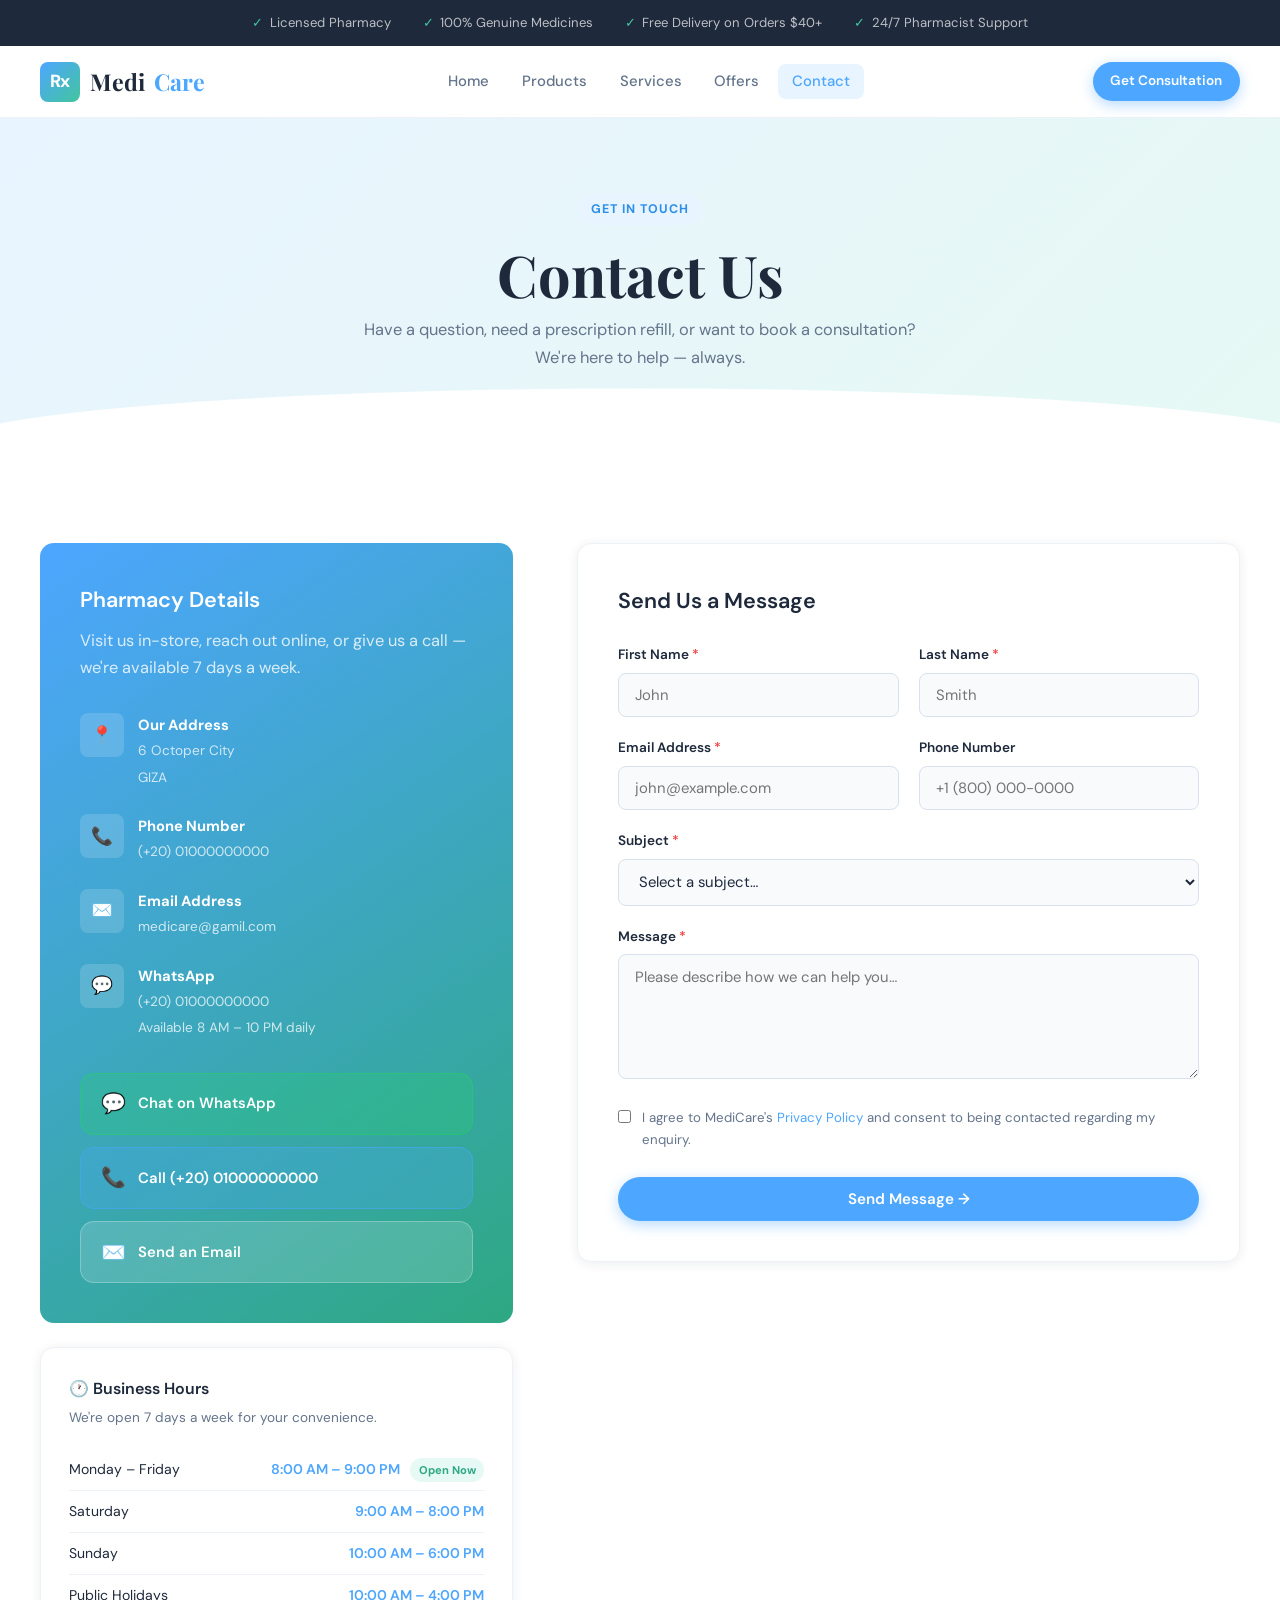
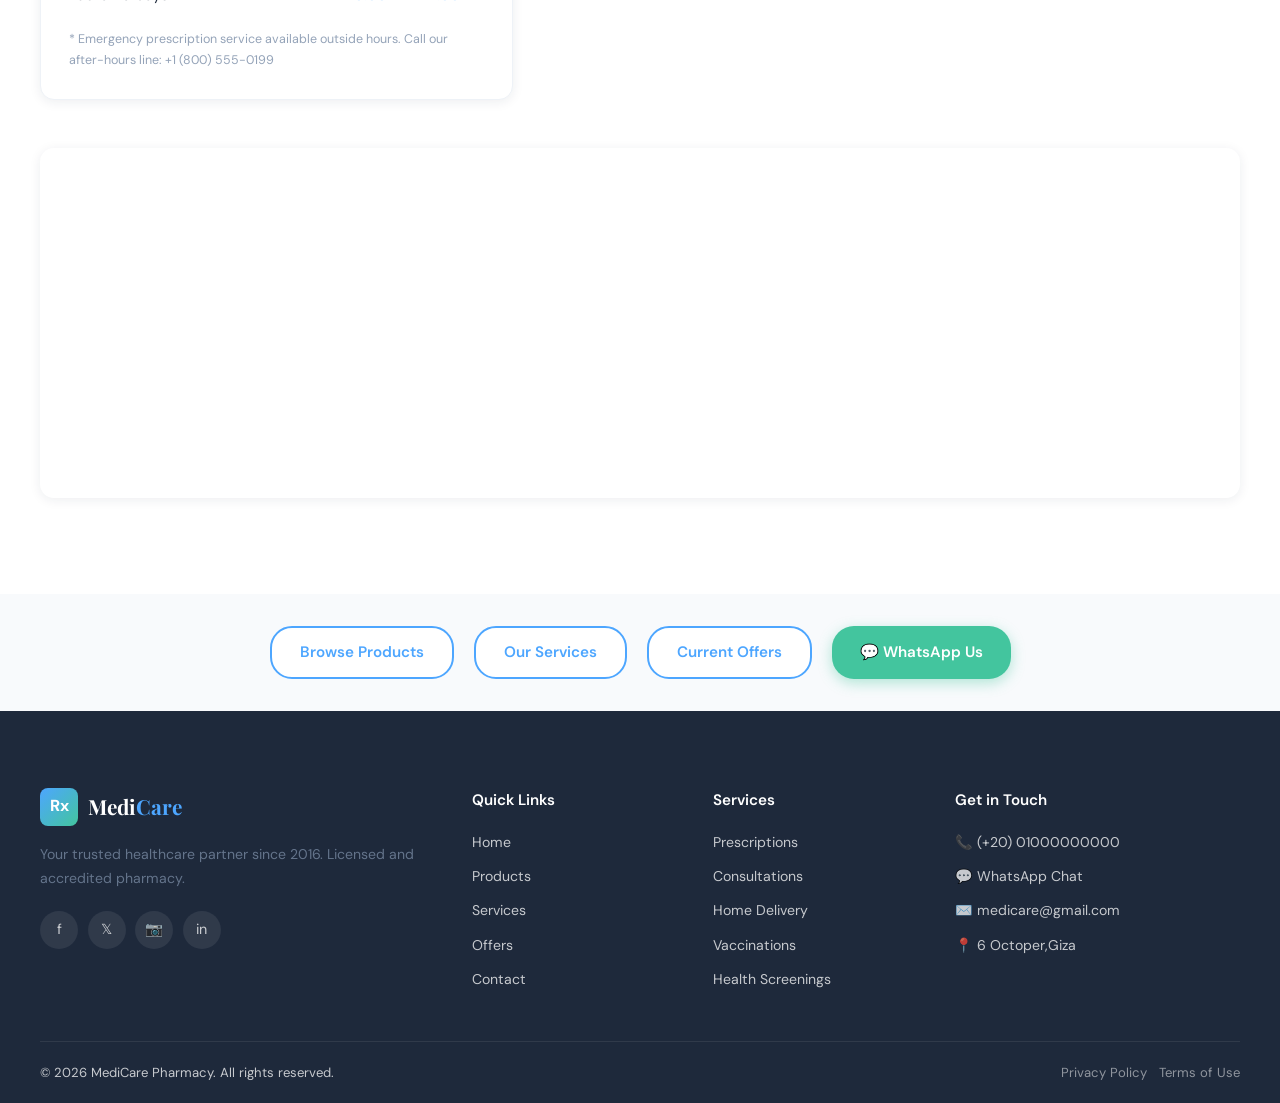
<file: contact.html>
<!DOCTYPE html>
<html lang="en">
<head>
  <meta charset="UTF-8" />
  <meta name="viewport" content="width=device-width, initial-scale=1.0" />
  <meta name="description" content="Contact MediCare Pharmacy — visit us, call, WhatsApp, or send a message. We're here to help." />
  <title>Contact Us | MediCare Pharmacy</title>
  <link rel="preconnect" href="https://fonts.googleapis.com" />
  <link rel="preconnect" href="https://fonts.gstatic.com" crossorigin />
  <link href="https://fonts.googleapis.com/css2?family=Playfair+Display:wght@700&family=DM+Sans:wght@400;500;600;700&display=swap" rel="stylesheet" />
  <link rel="stylesheet" href="style.css" />
</head>
<body>

<!-- TRUST STRIP -->
<div class="trust-strip">
  <div class="container">
    <div class="trust-strip-inner">
      <div class="trust-item"><span>✓</span><span>Licensed Pharmacy</span></div>
      <div class="trust-item"><span>✓</span><span>100% Genuine Medicines</span></div>
      <div class="trust-item"><span>✓</span><span>Free Delivery on Orders $40+</span></div>
      <div class="trust-item"><span>✓</span><span>24/7 Pharmacist Support</span></div>
    </div>
  </div>
</div>

<!-- NAVBAR -->
<header>
  <nav class="navbar" role="navigation" aria-label="Main navigation">
    <div class="container">
      <div class="nav-inner">
        <a href="index.html" class="nav-logo">
          <div class="logo-icon">Rx</div>
          Medi<span>Care</span>
        </a>
        <ul class="nav-links" id="nav-links">
          <li><a href="index.html">Home</a></li>
          <li><a href="products.html">Products</a></li>
          <li><a href="services.html">Services</a></li>
          <li><a href="offers.html">Offers</a></li>
          <li><a href="contact.html">Contact</a></li>
        </ul>
        <div class="nav-cta">
          <a href="contact.html" class="btn btn-primary btn-sm">Get Consultation</a>
          <button class="nav-toggle" aria-controls="nav-links" aria-expanded="false" aria-label="Toggle menu">
            <span></span><span></span><span></span>
          </button>
        </div>
      </div>
    </div>
  </nav>
</header>

<main>

<!-- PAGE HERO -->
<section class="page-hero">
  <div class="container">
    <div class="badge">Get in Touch</div>
    <h1>Contact Us</h1>
    <p>Have a question, need a prescription refill, or want to book a consultation? We're here to help — always.</p>
  </div>
</section>

<!-- CONTACT MAIN -->
<section class="section">
  <div class="container">
    <div class="contact-layout">

      <!-- LEFT: Info + Actions -->
      <div class="reveal">
        <div class="contact-info-card">
          <h3>Pharmacy Details</h3>
          <p>Visit us in-store, reach out online, or give us a call — we're available 7 days a week.</p>

          <div class="contact-detail">
            <div class="contact-detail-icon">📍</div>
            <div class="contact-detail-text">
              <strong>Our Address</strong>
              <span>6 Octoper City<br>GIZA</span>
            </div>
          </div>

          <div class="contact-detail">
            <div class="contact-detail-icon">📞</div>
            <div class="contact-detail-text">
              <strong>Phone Number</strong>
              <span>(+20) 01000000000</span>
            </div>
          </div>

          <div class="contact-detail">
            <div class="contact-detail-icon">✉️</div>
            <div class="contact-detail-text">
              <strong>Email Address</strong>
              <span>medicare@gamil.com</span>
            </div>
          </div>

          <div class="contact-detail">
            <div class="contact-detail-icon">💬</div>
            <div class="contact-detail-text">
              <strong>WhatsApp</strong>
              <span>(+20) 01000000000<br>Available 8 AM – 10 PM daily</span>
            </div>
          </div>

          <!-- Quick Action Buttons -->
          <div class="contact-actions">
            <a href="https://wa.me/01000000000" class="contact-action-btn whatsapp" target="_blank" rel="noopener noreferrer" aria-label="Chat on WhatsApp">
              <span style="font-size:1.25rem;">💬</span>
              <span>Chat on WhatsApp</span>
            </a>
            <a href="tel:+18005550192" class="contact-action-btn call" aria-label="Call our pharmacy">
              <span style="font-size:1.25rem;">📞</span>
              <span>Call (+20) 01000000000</span>
            </a>
            <a href="mailto:medicare@gmail.com" class="contact-action-btn" aria-label="Send an email">
              <span style="font-size:1.25rem;">✉️</span>
              <span>Send an Email</span>
            </a>
          </div>
        </div>

        <!-- Business Hours -->
        <div style="background:var(--white);border-radius:var(--radius-md);box-shadow:var(--shadow-card);padding:1.75rem;margin-top:1.5rem;border:1px solid var(--gray-100);">
          <h4 style="margin-bottom:.25rem;">🕐 Business Hours</h4>
          <p style="font-size:.85rem;margin-bottom:.5rem;">We're open 7 days a week for your convenience.</p>
          <table class="hours-table" aria-label="Business hours">
            <tbody>
              <tr>
                <td>Monday – Friday</td>
                <td>8:00 AM – 9:00 PM <span class="hours-badge">Open Now</span></td>
              </tr>
              <tr>
                <td>Saturday</td>
                <td>9:00 AM – 8:00 PM</td>
              </tr>
              <tr>
                <td>Sunday</td>
                <td>10:00 AM – 6:00 PM</td>
              </tr>
              <tr>
                <td>Public Holidays</td>
                <td>10:00 AM – 4:00 PM</td>
              </tr>
            </tbody>
          </table>
          <p style="font-size:.78rem;color:var(--gray-400);margin-top:.85rem;">
            * Emergency prescription service available outside hours. Call our after-hours line: +1 (800) 555-0199
          </p>
        </div>
      </div>

      <!-- RIGHT: Contact Form -->
      <div class="reveal" data-delay="120">
        <div class="contact-form-card">
          <h3>Send Us a Message</h3>

          <!-- Success state -->
          <div id="form-success" class="form-success" role="alert">
            <div class="success-icon">✅</div>
            <h4>Message Sent!</h4>
            <p>Thank you for reaching out. One of our pharmacists will get back to you within 2 business hours.</p>
          </div>

          <!-- Form -->
          <form id="contact-form" novalidate aria-label="Contact form">
            <div class="form-row">
              <div class="form-group">
                <label for="first-name">First Name <span style="color:#EF4444">*</span></label>
                <input type="text" id="first-name" name="first_name" placeholder="John" required autocomplete="given-name" />
              </div>
              <div class="form-group">
                <label for="last-name">Last Name <span style="color:#EF4444">*</span></label>
                <input type="text" id="last-name" name="last_name" placeholder="Smith" required autocomplete="family-name" />
              </div>
            </div>

            <div class="form-row">
              <div class="form-group">
                <label for="email">Email Address <span style="color:#EF4444">*</span></label>
                <input type="email" id="email" name="email" placeholder="john@example.com" required autocomplete="email" />
              </div>
              <div class="form-group">
                <label for="phone">Phone Number</label>
                <input type="tel" id="phone" name="phone" placeholder="+1 (800) 000-0000" autocomplete="tel" />
              </div>
            </div>

            <div class="form-group">
              <label for="subject">Subject <span style="color:#EF4444">*</span></label>
              <select id="subject" name="subject" required>
                <option value="" disabled selected>Select a subject…</option>
                <option value="prescription">Prescription Enquiry</option>
                <option value="consultation">Book a Consultation</option>
                <option value="delivery">Delivery Question</option>
                <option value="product">Product Availability</option>
                <option value="offer">Offers & Promotions</option>
                <option value="other">Other</option>
              </select>
            </div>

            <div class="form-group">
              <label for="message">Message <span style="color:#EF4444">*</span></label>
              <textarea id="message" name="message" placeholder="Please describe how we can help you…" required rows="5"></textarea>
            </div>

            <div class="form-group" style="display:flex;align-items:flex-start;gap:.65rem;">
              <input type="checkbox" id="consent" name="consent" required style="margin-top:3px;flex-shrink:0;width:auto;" />
              <label for="consent" style="font-size:.83rem;color:var(--text-muted);font-weight:400;cursor:pointer;">
                I agree to MediCare's <a href="#" style="color:var(--blue);">Privacy Policy</a> and consent to being contacted regarding my enquiry.
              </label>
            </div>

            <button type="submit" class="btn btn-primary" style="width:100%;justify-content:center;">
              Send Message &rarr;
            </button>
          </form>
        </div>
      </div>

    </div>

    <!-- MAP -->
    <div class="contact-map reveal">
      <iframe src="https://www.google.com/maps/embed?pb=!1m18!1m12!1m3!1d221217.40838625887!2d30.777829632908507!3d29.964424729898578!2m3!1f0!2f0!3f0!3m2!1i1024!2i768!4f13.1!3m3!1m2!1s0x145855e126df199d%3A0x24a6cf9d2fda5678!2s6th%20of%20October%20City%2C%20Giza%20Governorate!5e0!3m2!1sen!2seg!4v1782316957493!5m2!1sen!2seg" 
        width="800" height="600" 
        style="border:0;" allowfullscreen="" 
        loading="lazy" referrerpolicy="strict-origin-when-cross-origin" 
        title="MediCare"></iframe>
 
    </div>
  </div>
</section>

<!-- QUICK LINKS STRIP -->
<section class="section section-alt" style="padding:2rem 0;">
  <div class="container">
    <div style="display:flex;flex-wrap:wrap;gap:1.25rem;justify-content:center;" class="reveal">
      <a href="products.html" class="btn btn-secondary">Browse Products</a>
      <a href="services.html" class="btn btn-secondary">Our Services</a>
      <a href="offers.html" class="btn btn-secondary">Current Offers</a>
      <a href="https://wa.me/01000000000" target="_blank" class="btn btn-green" rel="noopener noreferrer">💬 WhatsApp Us</a>
    </div>
  </div>
</section>

</main>

<!-- FOOTER -->
<footer class="footer">
  <div class="container">
    <div class="footer-grid">
      <div>
        <div class="footer-logo">
          <div class="logo-icon">Rx</div>
          <div class="footer-logo-text">Medi<span>Care</span></div>
        </div>
        <p>Your trusted healthcare partner since 2016. Licensed and accredited pharmacy.</p>
        <div class="footer-social">
          <a href="#" class="social-btn" aria-label="Facebook">f</a>
          <a href="#" class="social-btn" aria-label="Twitter">𝕏</a>
          <a href="#" class="social-btn" aria-label="Instagram">📷</a>
          <a href="#" class="social-btn" aria-label="LinkedIn">in</a>
        </div>
      </div>
      <div>
        <h4>Quick Links</h4>
        <ul class="footer-links">
          <li><a href="index.html">Home</a></li>
          <li><a href="products.html">Products</a></li>
          <li><a href="services.html">Services</a></li>
          <li><a href="offers.html">Offers</a></li>
          <li><a href="contact.html">Contact</a></li>
        </ul>
      </div>
      <div>
        <h4>Services</h4>
        <ul class="footer-links">
          <li><a href="services.html">Prescriptions</a></li>
          <li><a href="services.html">Consultations</a></li>
          <li><a href="services.html">Home Delivery</a></li>
          <li><a href="services.html">Vaccinations</a></li>
          <li><a href="services.html">Health Screenings</a></li>
        </ul>
      </div>
      <div>
        <h4>Get in Touch</h4>
        <ul class="footer-links">
          <li><a href="tel:+01000000000">📞 (+20) 01000000000</a></li>
          <li><a href="https://wa.me/01000000000" target="_blank" rel="noopener">💬 WhatsApp Chat</a></li>
          <li><a href="mailto:medicare@gmail.com">✉️ medicare@gmail.com</a></li>
          <li><a href="#">📍 6 Octoper,Giza</a></li>
        </ul>
      </div>
    </div>
    <div class="footer-bottom">
      <span>© 2026 MediCare Pharmacy. All rights reserved.</span>
      <span>
        <a href="#" style="color:rgba(255,255,255,.5);margin:0 .5rem;">Privacy Policy</a>
        <a href="#" style="color:rgba(255,255,255,.5);">Terms of Use</a>
      </span>
    </div>
  </div>
</footer>

<button id="back-top" aria-label="Back to top">&#8679;</button>
<script src="script.js"></script>
</body>
</html>
</file>
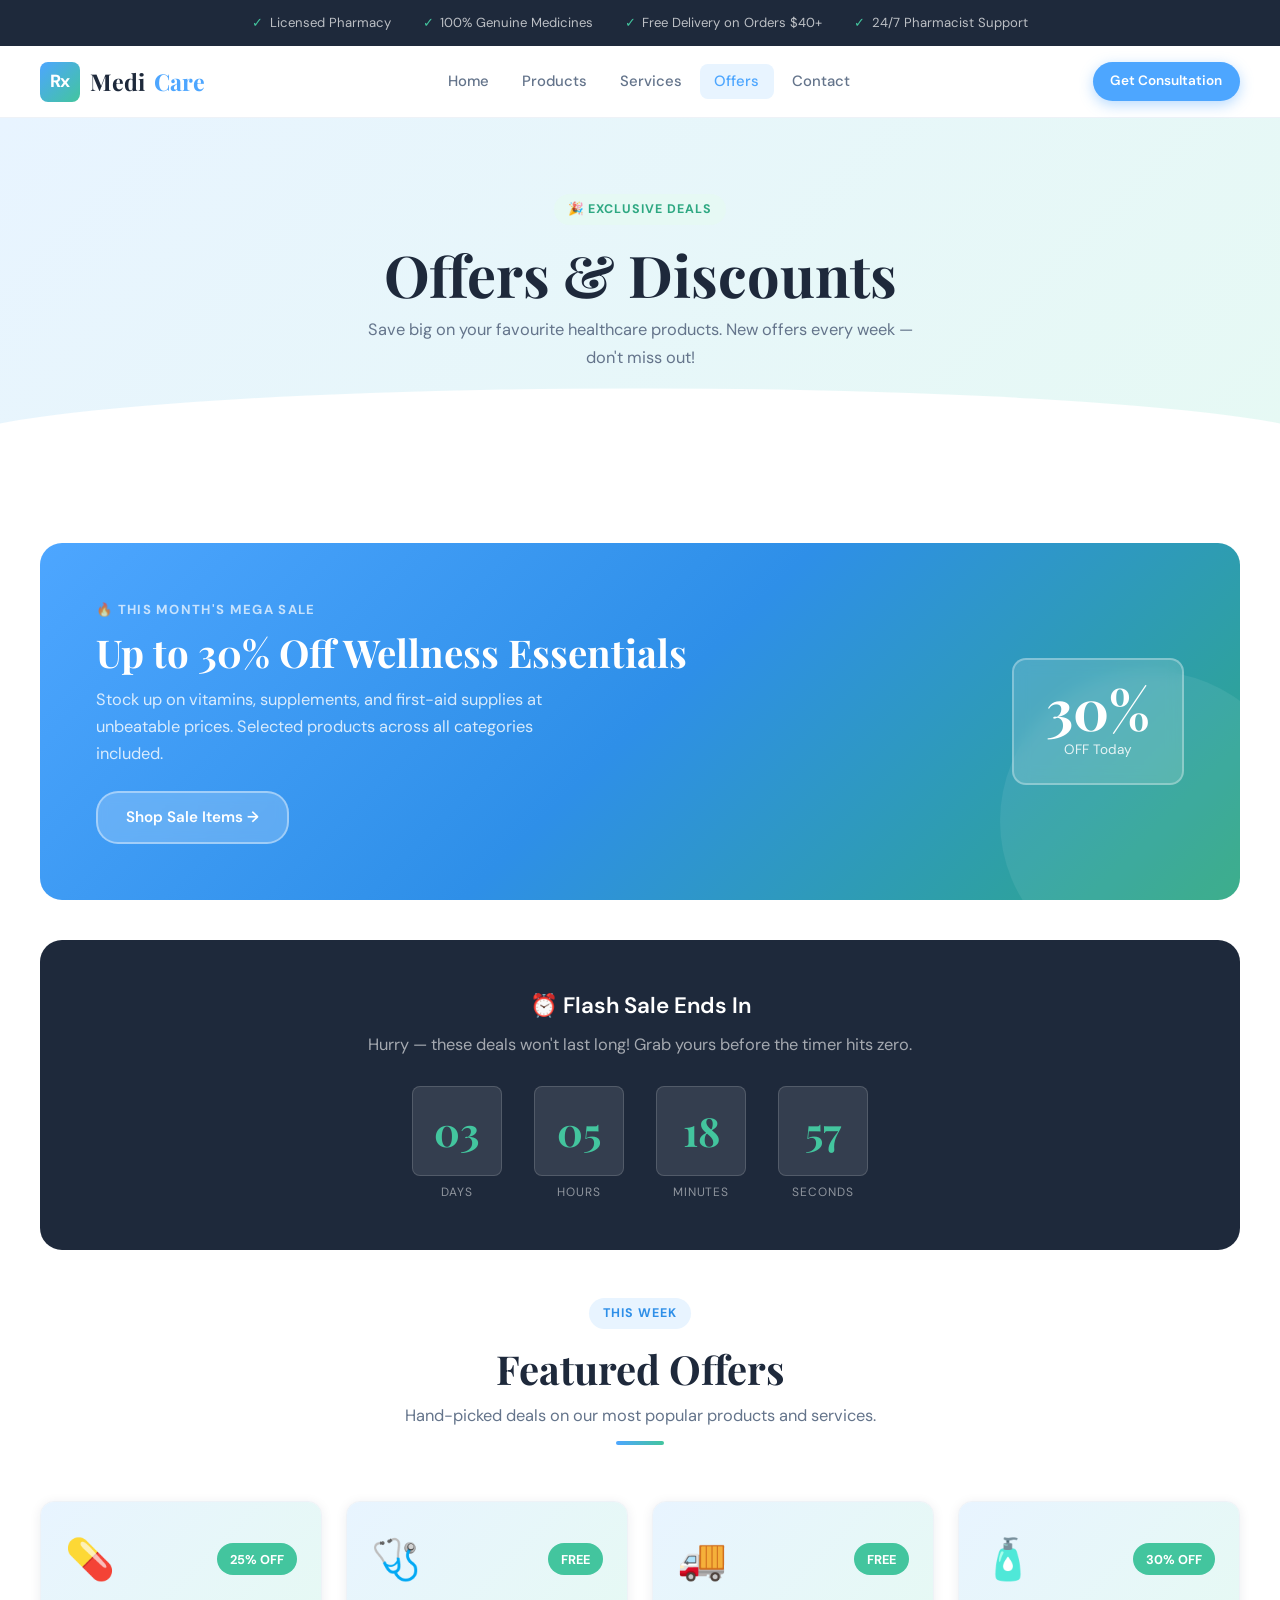
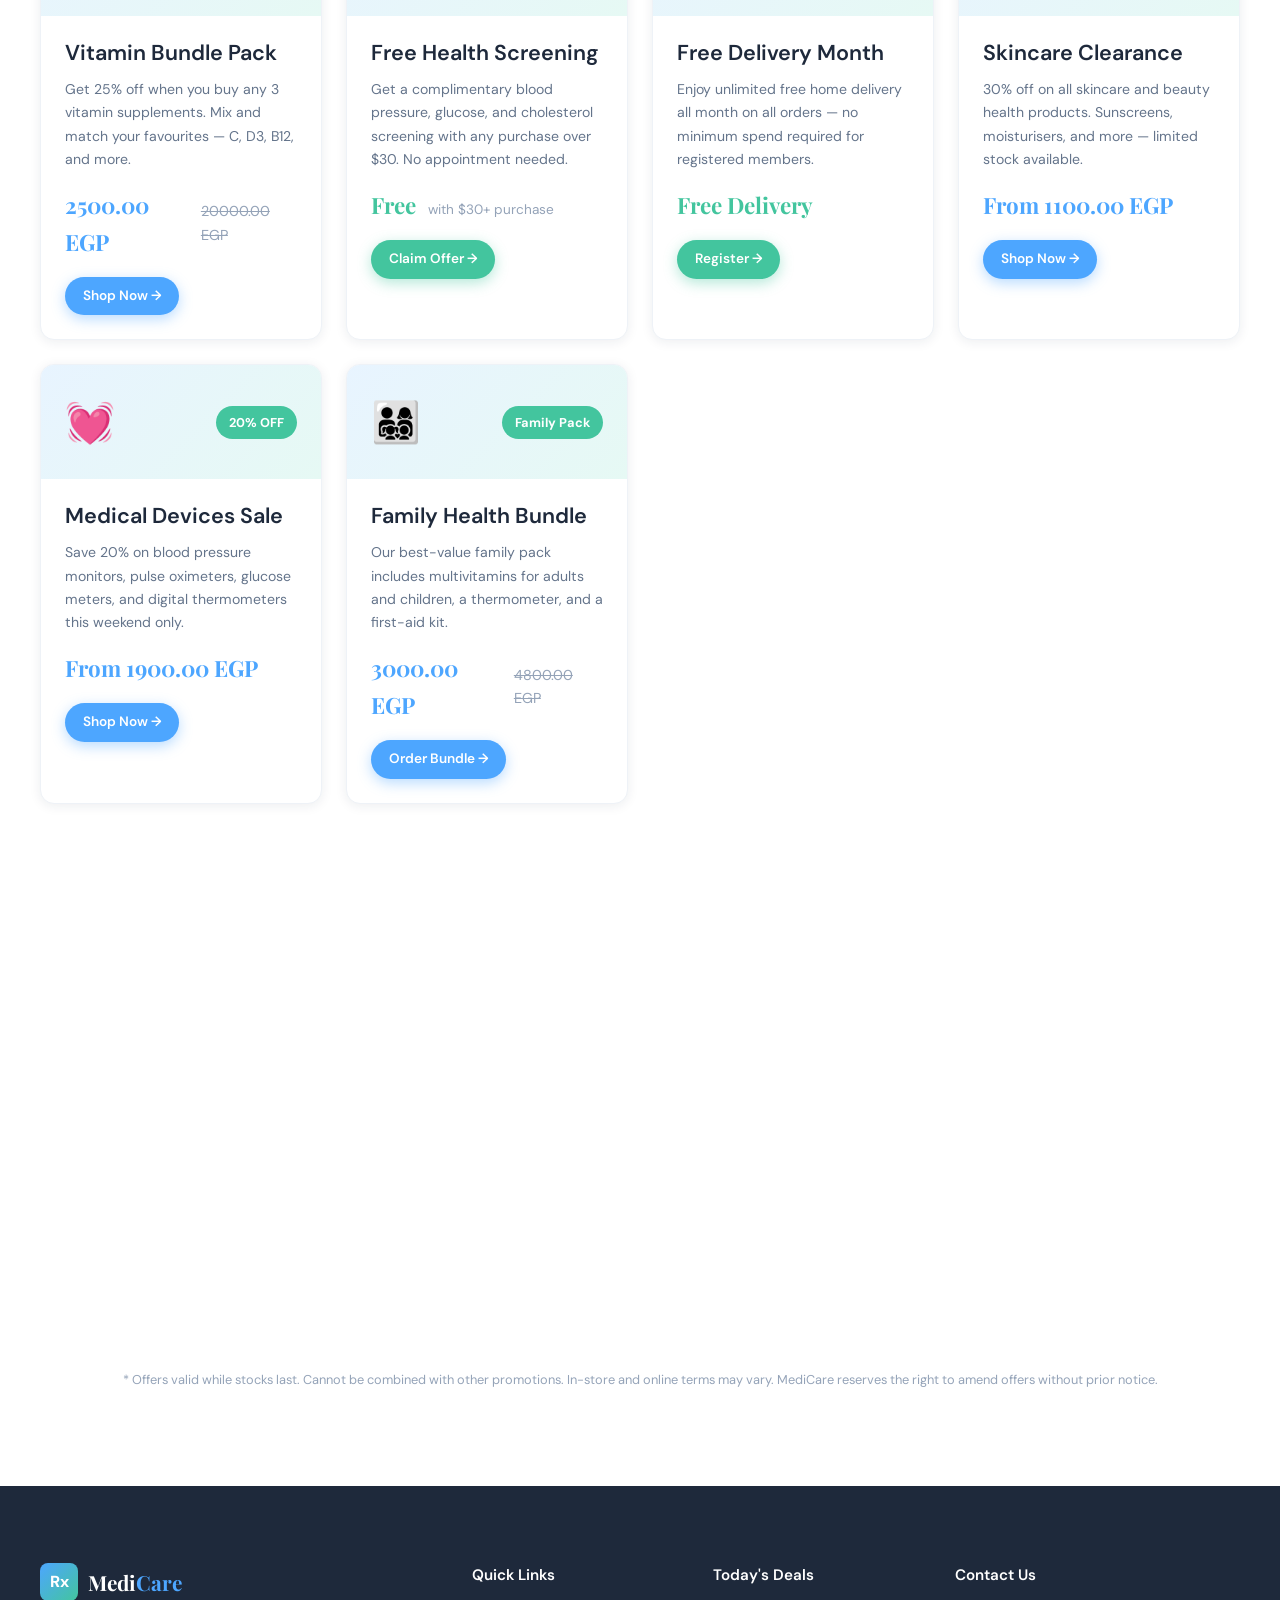
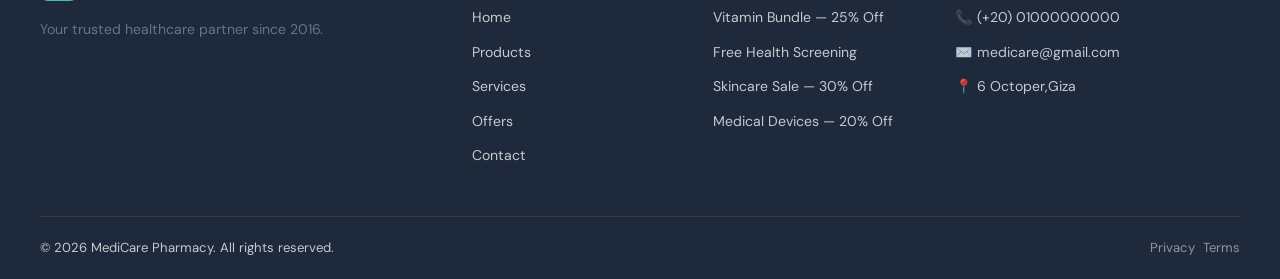
<file: offers.html>
<!DOCTYPE html>
<html lang="en">
<head>
  <meta charset="UTF-8" />
  <meta name="viewport" content="width=device-width, initial-scale=1.0" />
  <meta name="description" content="MediCare Pharmacy exclusive offers and discounts on medicines, vitamins, skincare, and health devices." />
  <title>Offers & Deals | MediCare Pharmacy</title>
  <link rel="preconnect" href="https://fonts.googleapis.com" />
  <link rel="preconnect" href="https://fonts.gstatic.com" crossorigin />
  <link href="https://fonts.googleapis.com/css2?family=Playfair+Display:wght@700&family=DM+Sans:wght@400;500;600;700&display=swap" rel="stylesheet" />
  <link rel="stylesheet" href="style.css" />
</head>
<body>

<!-- TRUST STRIP -->
<div class="trust-strip">
  <div class="container">
    <div class="trust-strip-inner">
      <div class="trust-item"><span>✓</span><span>Licensed Pharmacy</span></div>
      <div class="trust-item"><span>✓</span><span>100% Genuine Medicines</span></div>
      <div class="trust-item"><span>✓</span><span>Free Delivery on Orders $40+</span></div>
      <div class="trust-item"><span>✓</span><span>24/7 Pharmacist Support</span></div>
    </div>
  </div>
</div>

<!-- NAVBAR -->
<header>
  <nav class="navbar" role="navigation" aria-label="Main navigation">
    <div class="container">
      <div class="nav-inner">
        <a href="index.html" class="nav-logo">
          <div class="logo-icon">Rx</div>
          Medi<span>Care</span>
        </a>
        <ul class="nav-links" id="nav-links">
          <li><a href="index.html">Home</a></li>
          <li><a href="products.html">Products</a></li>
          <li><a href="services.html">Services</a></li>
          <li><a href="offers.html">Offers</a></li>
          <li><a href="contact.html">Contact</a></li>
        </ul>
        <div class="nav-cta">
          <a href="contact.html" class="btn btn-primary btn-sm">Get Consultation</a>
          <button class="nav-toggle" aria-controls="nav-links" aria-expanded="false" aria-label="Toggle menu">
            <span></span><span></span><span></span>
          </button>
        </div>
      </div>
    </div>
  </nav>
</header>

<main>

<!-- PAGE HERO -->
<section class="page-hero">
  <div class="container">
    <div class="badge green">🎉 Exclusive Deals</div>
    <h1>Offers & Discounts</h1>
    <p>Save big on your favourite healthcare products. New offers every week — don't miss out!</p>
  </div>
</section>

<section class="section">
  <div class="container">

    <!-- HERO BANNER -->
    <div class="offers-banner reveal">
      <div>
        <p style="color:rgba(255,255,255,.7);font-size:.82rem;font-weight:700;letter-spacing:.1em;text-transform:uppercase;margin-bottom:.5rem;">🔥 This Month's Mega Sale</p>
        <h2 style="font-size:clamp(1.6rem,3.5vw,2.4rem);">Up to 30% Off Wellness Essentials</h2>
        <p style="margin:.65rem 0 1.5rem;color:rgba(255,255,255,.8);">Stock up on vitamins, supplements, and first-aid supplies at unbeatable prices. Selected products across all categories included.</p>
        <a href="products.html" class="btn" style="background:rgba(255,255,255,.2);color:#fff;border:2px solid rgba(255,255,255,.4);backdrop-filter:blur(6px);">Shop Sale Items &rarr;</a>
      </div>
      <div class="banner-discount">
        <div class="pct">30%</div>
        <span>OFF Today</span>
      </div>
    </div>

    <!-- COUNTDOWN -->
    <div class="countdown-section reveal">
      <h3>⏰ Flash Sale Ends In</h3>
      <p>Hurry — these deals won't last long! Grab yours before the timer hits zero.</p>
      <div class="countdown-timer" role="timer" aria-live="polite" aria-label="Sale countdown">
        <div class="countdown-block">
          <div class="countdown-num" id="cd-days">00</div>
          <div class="countdown-label">Days</div>
        </div>
        <div class="countdown-block">
          <div class="countdown-num" id="cd-hours">00</div>
          <div class="countdown-label">Hours</div>
        </div>
        <div class="countdown-block">
          <div class="countdown-num" id="cd-minutes">00</div>
          <div class="countdown-label">Minutes</div>
        </div>
        <div class="countdown-block">
          <div class="countdown-num" id="cd-seconds">00</div>
          <div class="countdown-label">Seconds</div>
        </div>
      </div>
    </div>

    <!-- FEATURED OFFERS GRID -->
    <div class="section-header reveal" style="margin-top:3rem;">
      <div class="badge">This Week</div>
      <h2>Featured Offers</h2>
      <p>Hand-picked deals on our most popular products and services.</p>
      <div class="highlight-bar"></div>
    </div>

    <div class="offers-grid">

      <div class="offer-card reveal">
        <div class="offer-card-top">
          <div class="offer-icon">💊</div>
          <div class="offer-badge">25% OFF</div>
        </div>
        <div class="offer-body">
          <h3>Vitamin Bundle Pack</h3>
          <p>Get 25% off when you buy any 3 vitamin supplements. Mix and match your favourites — C, D3, B12, and more.</p>
          <div style="display:flex;align-items:center;gap:.5rem;margin-bottom:1rem;">
            <span style="font-family:var(--font-display);font-size:1.4rem;color:var(--blue);font-weight:700;">2500.00 EGP</span>
            <del style="color:var(--gray-400);font-size:.9rem;">20000.00 EGP</del>
          </div>
          <a href="products.html" class="btn btn-primary btn-sm">Shop Now &rarr;</a>
        </div>
      </div>

      <div class="offer-card reveal">
        <div class="offer-card-top">
          <div class="offer-icon">🩺</div>
          <div class="offer-badge">FREE</div>
        </div>
        <div class="offer-body">
          <h3>Free Health Screening</h3>
          <p>Get a complimentary blood pressure, glucose, and cholesterol screening with any purchase over $30. No appointment needed.</p>
          <div style="margin-bottom:1rem;">
            <span style="font-family:var(--font-display);font-size:1.4rem;color:var(--green);font-weight:700;">Free</span>
            <span style="color:var(--gray-400);font-size:.85rem;margin-left:.5rem;">with $30+ purchase</span>
          </div>
          <a href="contact.html" class="btn btn-green btn-sm">Claim Offer &rarr;</a>
        </div>
      </div>

      <div class="offer-card reveal">
        <div class="offer-card-top">
          <div class="offer-icon">🚚</div>
          <div class="offer-badge">FREE</div>
        </div>
        <div class="offer-body">
          <h3>Free Delivery Month</h3>
          <p>Enjoy unlimited free home delivery all month on all orders — no minimum spend required for registered members.</p>
          <div style="margin-bottom:1rem;">
            <span style="font-family:var(--font-display);font-size:1.4rem;color:var(--green);font-weight:700;">Free Delivery</span>
          </div>
          <a href="contact.html" class="btn btn-green btn-sm">Register &rarr;</a>
        </div>
      </div>

      <div class="offer-card reveal">
        <div class="offer-card-top">
          <div class="offer-icon">🧴</div>
          <div class="offer-badge">30% OFF</div>
        </div>
        <div class="offer-body">
          <h3>Skincare Clearance</h3>
          <p>30% off on all skincare and beauty health products. Sunscreens, moisturisers, and more — limited stock available.</p>
          <div style="display:flex;align-items:center;gap:.5rem;margin-bottom:1rem;">
            <span style="font-family:var(--font-display);font-size:1.4rem;color:var(--blue);font-weight:700;">From 1100.00 EGP</span>
          </div>
          <a href="products.html" class="btn btn-primary btn-sm">Shop Now &rarr;</a>
        </div>
      </div>

      <div class="offer-card reveal">
        <div class="offer-card-top">
          <div class="offer-icon">💓</div>
          <div class="offer-badge">20% OFF</div>
        </div>
        <div class="offer-body">
          <h3>Medical Devices Sale</h3>
          <p>Save 20% on blood pressure monitors, pulse oximeters, glucose meters, and digital thermometers this weekend only.</p>
          <div style="display:flex;align-items:center;gap:.5rem;margin-bottom:1rem;">
            <span style="font-family:var(--font-display);font-size:1.4rem;color:var(--blue);font-weight:700;">From 1900.00 EGP</span>
          </div>
          <a href="products.html" class="btn btn-primary btn-sm">Shop Now &rarr;</a>
        </div>
      </div>

      <div class="offer-card reveal">
        <div class="offer-card-top">
          <div class="offer-icon">👨‍👩‍👧‍👦</div>
          <div class="offer-badge">Family Pack</div>
        </div>
        <div class="offer-body">
          <h3>Family Health Bundle</h3>
          <p>Our best-value family pack includes multivitamins for adults and children, a thermometer, and a first-aid kit.</p>
          <div style="display:flex;align-items:center;gap:.5rem;margin-bottom:1rem;">
            <span style="font-family:var(--font-display);font-size:1.4rem;color:var(--blue);font-weight:700;">3000.00 EGP</span>
            <del style="color:var(--gray-400);font-size:.9rem;">4800.00 EGP</del>
          </div>
          <a href="contact.html" class="btn btn-primary btn-sm">Order Bundle &rarr;</a>
        </div>
      </div>

    </div>

    <!-- PROMO CODES SECTION -->
    <div class="section-header reveal" style="margin-top:4rem;">
      <div class="badge green">Promo Codes</div>
      <h2>Exclusive Discount Codes</h2>
      <p>Use these codes at checkout or mention them in-store to claim your discount.</p>
      <div class="highlight-bar"></div>
    </div>

    <div style="display:grid;grid-template-columns:repeat(auto-fit,minmax(240px,1fr));gap:1.25rem;" class="reveal">

      <div style="background:var(--blue-light);border-radius:var(--radius-md);padding:1.5rem;display:flex;flex-direction:column;gap:.75rem;border:2px dashed var(--blue);">
        <div style="font-size:1.5rem;">🌿</div>
        <h4 style="color:var(--blue-dark);">New Customer</h4>
        <p style="font-size:.85rem;">10% off your first order online or in-store.</p>
        <div style="background:var(--white);border-radius:var(--radius-sm);padding:.6rem 1rem;text-align:center;font-weight:700;letter-spacing:.1em;color:var(--blue);font-size:1.05rem;border:1px dashed var(--blue);">WELCOME10</div>
      </div>

      <div style="background:var(--green-light);border-radius:var(--radius-md);padding:1.5rem;display:flex;flex-direction:column;gap:.75rem;border:2px dashed var(--green);">
        <div style="font-size:1.5rem;">🎂</div>
        <h4 style="color:var(--green-dark);">Birthday Offer</h4>
        <p style="font-size:.85rem;">15% off during your birthday month. Show your ID in-store.</p>
        <div style="background:var(--white);border-radius:var(--radius-sm);padding:.6rem 1rem;text-align:center;font-weight:700;letter-spacing:.1em;color:var(--green-dark);font-size:1.05rem;border:1px dashed var(--green);">BDAY15</div>
      </div>

      <div style="background:linear-gradient(135deg,#FFF5F0,#FFF0F5);border-radius:var(--radius-md);padding:1.5rem;display:flex;flex-direction:column;gap:.75rem;border:2px dashed #FF8C69;">
        <div style="font-size:1.5rem;">👪</div>
        <h4 style="color:#C45B35;">Family Plan</h4>
        <p style="font-size:.85rem;">20% off when you spend $80 or more in a single visit.</p>
        <div style="background:var(--white);border-radius:var(--radius-sm);padding:.6rem 1rem;text-align:center;font-weight:700;letter-spacing:.1em;color:#C45B35;font-size:1.05rem;border:1px dashed #FF8C69;">FAMILY20</div>
      </div>

    </div>

    <!-- TERMS -->
    <p style="font-size:.8rem;color:var(--gray-400);text-align:center;margin-top:1.5rem;">
      * Offers valid while stocks last. Cannot be combined with other promotions. In-store and online terms may vary. MediCare reserves the right to amend offers without prior notice.
    </p>

  </div>
</section>

</main>

<!-- FOOTER -->
<footer class="footer">
  <div class="container">
    <div class="footer-grid">
      <div>
        <div class="footer-logo">
          <div class="logo-icon">Rx</div>
          <div class="footer-logo-text">Medi<span>Care</span></div>
        </div>
        <p>Your trusted healthcare partner since 2016.</p>
      </div>
      <div>
        <h4>Quick Links</h4>
        <ul class="footer-links">
          <li><a href="index.html">Home</a></li>
          <li><a href="products.html">Products</a></li>
          <li><a href="services.html">Services</a></li>
          <li><a href="offers.html">Offers</a></li>
          <li><a href="contact.html">Contact</a></li>
        </ul>
      </div>
      <div>
        <h4>Today's Deals</h4>
        <ul class="footer-links">
          <li><a href="#">Vitamin Bundle — 25% Off</a></li>
          <li><a href="#">Free Health Screening</a></li>
          <li><a href="#">Skincare Sale — 30% Off</a></li>
          <li><a href="#">Medical Devices — 20% Off</a></li>
        </ul>
      </div>
      <div>
        <h4>Contact Us</h4>
        <ul class="footer-links">
          <li><a href="tel:+01000000000">📞 (+20) 01000000000</a></li>
          <li><a href="mailto:medicare@gmail.com">✉️ medicare@gmail.com</a></li>
          <li><a href="#">📍 6 Octoper,Giza</a></li>
        </ul>
      </div>
    </div>
    <div class="footer-bottom">
      <span>© 2026 MediCare Pharmacy. All rights reserved.</span>
      <span><a href="#" style="color:rgba(255,255,255,.5);margin:0 .5rem;">Privacy</a><a href="#" style="color:rgba(255,255,255,.5);">Terms</a></span>
    </div>
  </div>
</footer>

<button id="back-top" aria-label="Back to top">&#8679;</button>
<script src="script.js"></script>
</body>
</html>
</file>
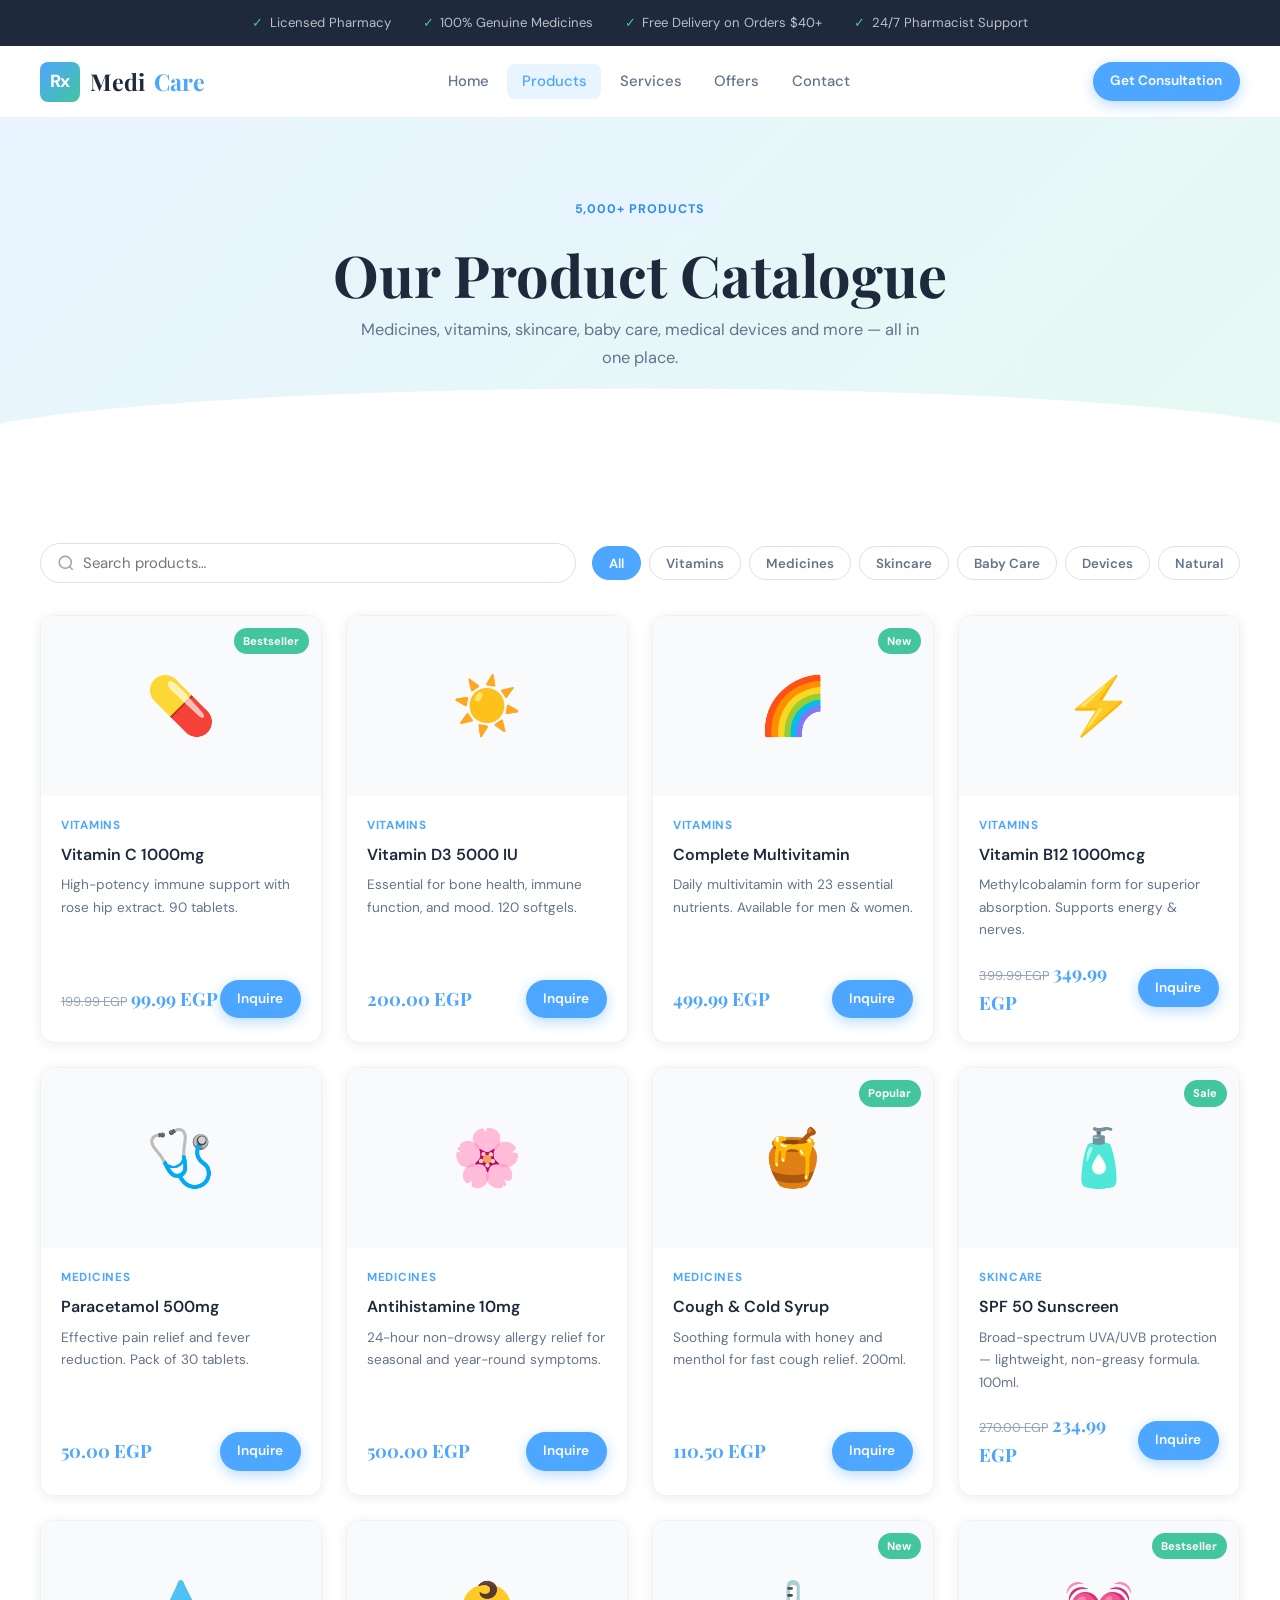
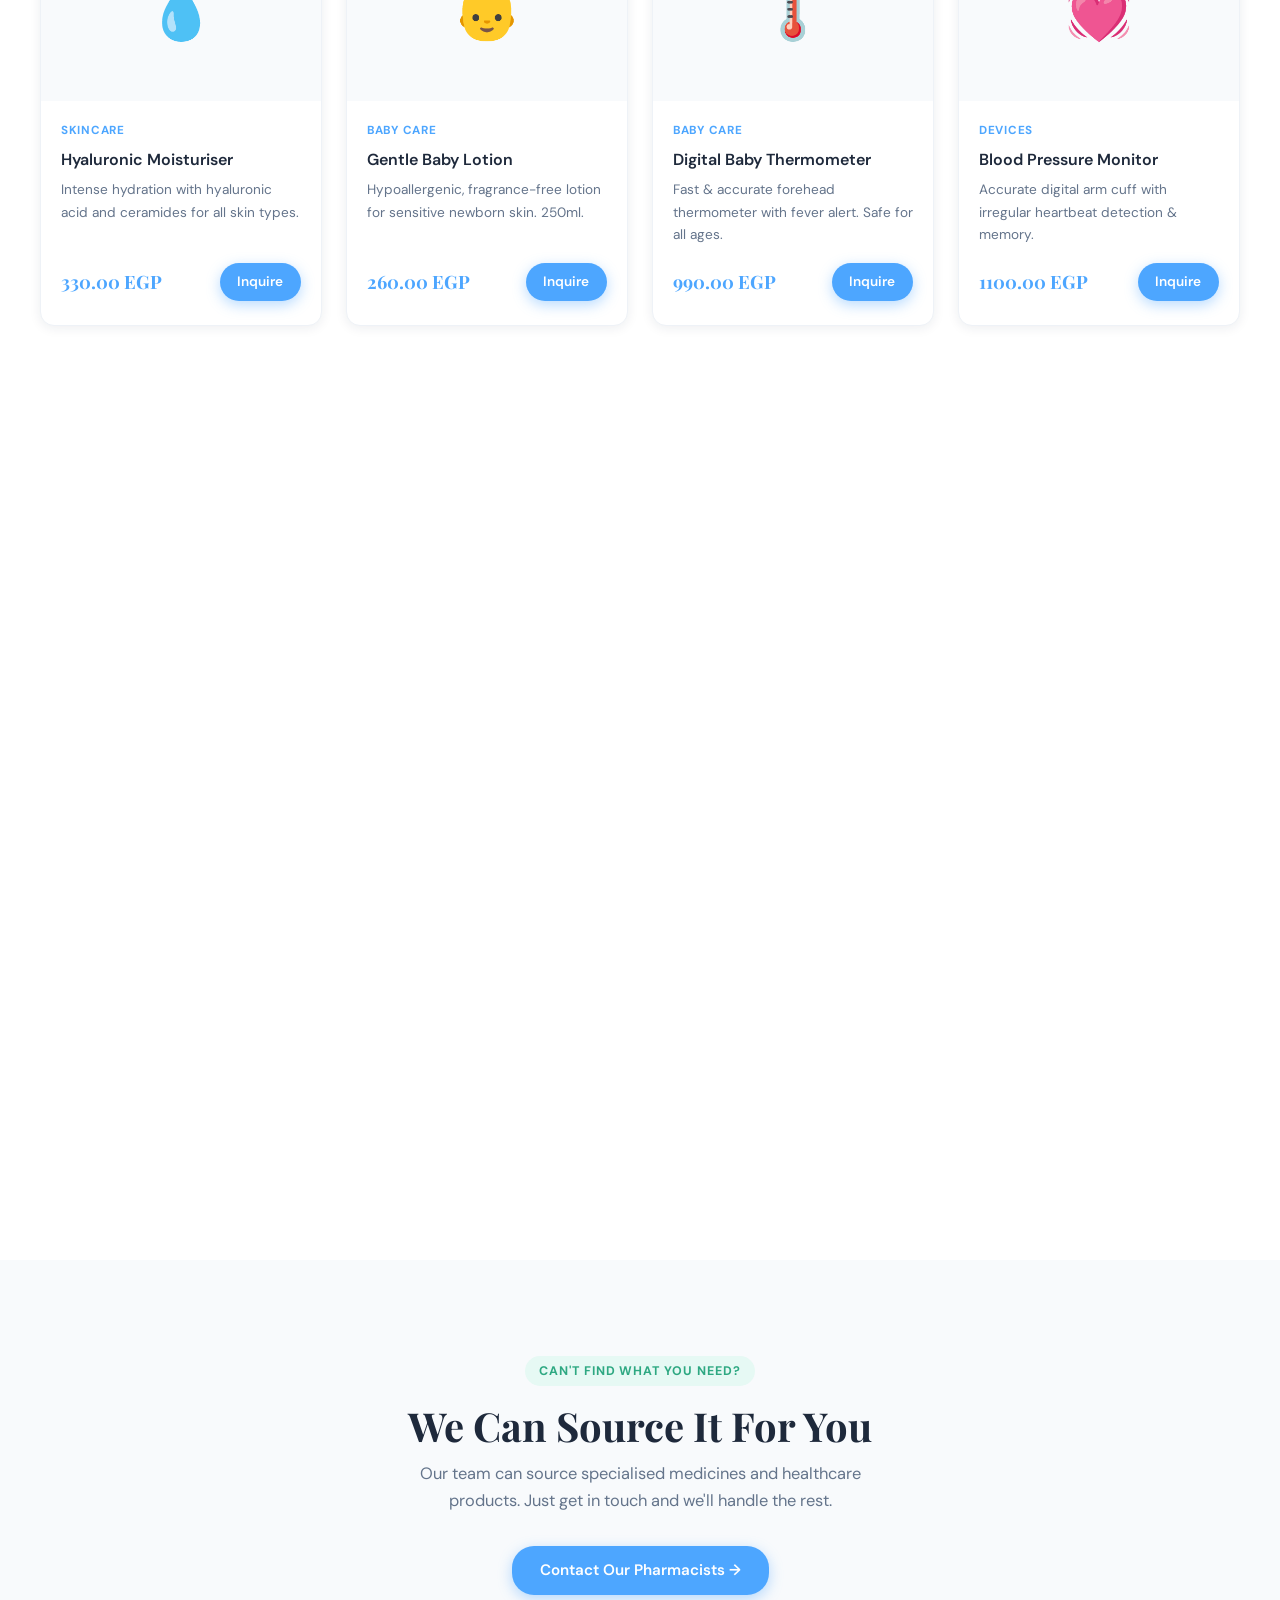
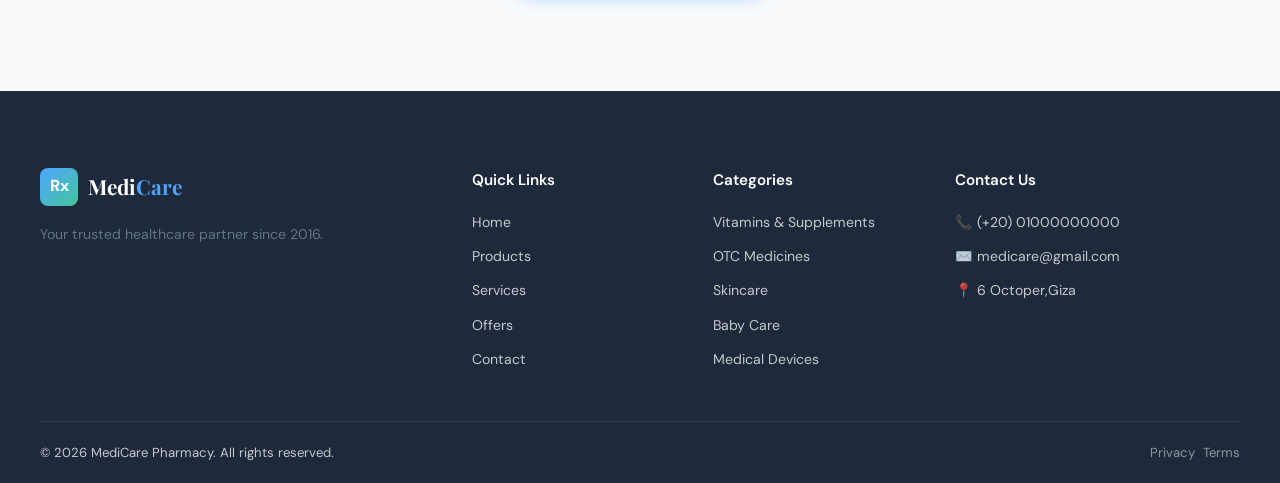
<file: products.html>
<!DOCTYPE html>
<html lang="en">
<head>
  <meta charset="UTF-8" />
  <meta name="viewport" content="width=device-width, initial-scale=1.0" />
  <meta name="description" content="Browse MediCare Pharmacy's full catalogue — vitamins, medicines, skincare, baby care, and medical devices." />
  <title>Products | MediCare Pharmacy</title>
  <link rel="preconnect" href="https://fonts.googleapis.com" />
  <link rel="preconnect" href="https://fonts.gstatic.com" crossorigin />
  <link href="https://fonts.googleapis.com/css2?family=Playfair+Display:wght@700&family=DM+Sans:wght@400;500;600;700&display=swap" rel="stylesheet" />
  <link rel="stylesheet" href="style.css" />
</head>
<body>

<!-- TRUST STRIP -->
<div class="trust-strip">
  <div class="container">
    <div class="trust-strip-inner">
      <div class="trust-item"><span>✓</span><span>Licensed Pharmacy</span></div>
      <div class="trust-item"><span>✓</span><span>100% Genuine Medicines</span></div>
      <div class="trust-item"><span>✓</span><span>Free Delivery on Orders $40+</span></div>
      <div class="trust-item"><span>✓</span><span>24/7 Pharmacist Support</span></div>
    </div>
  </div>
</div>

<!-- NAVBAR -->
<header>
  <nav class="navbar" role="navigation" aria-label="Main navigation">
    <div class="container">
      <div class="nav-inner">
        <a href="index.html" class="nav-logo">
          <div class="logo-icon">Rx</div>
          Medi<span>Care</span>
        </a>
        <ul class="nav-links" id="nav-links">
          <li><a href="index.html">Home</a></li>
          <li><a href="products.html">Products</a></li>
          <li><a href="services.html">Services</a></li>
          <li><a href="offers.html">Offers</a></li>
          <li><a href="contact.html">Contact</a></li>
        </ul>
        <div class="nav-cta">
          <a href="contact.html" class="btn btn-primary btn-sm">Get Consultation</a>
          <button class="nav-toggle" aria-controls="nav-links" aria-expanded="false" aria-label="Toggle menu">
            <span></span><span></span><span></span>
          </button>
        </div>
      </div>
    </div>
  </nav>
</header>

<main>

<!-- PAGE HERO -->
<section class="page-hero">
  <div class="container">
    <div class="badge">5,000+ Products</div>
    <h1>Our Product Catalogue</h1>
    <p>Medicines, vitamins, skincare, baby care, medical devices and more — all in one place.</p>
  </div>
</section>

<!-- PRODUCTS SECTION -->
<section class="section">
  <div class="container">

    <!-- Toolbar -->
    <div class="products-toolbar reveal">
      <!-- Search -->
      <div class="search-box">
        <svg width="18" height="18" fill="none" stroke="currentColor" stroke-width="2" viewBox="0 0 24 24" aria-hidden="true">
          <circle cx="11" cy="11" r="8"/><path d="m21 21-4.35-4.35"/>
        </svg>
        <input
          type="search"
          id="product-search"
          placeholder="Search products…"
          aria-label="Search products"
        />
      </div>

      <!-- Category Filter -->
      <div class="filter-tabs" role="group" aria-label="Filter by category">
        <button class="filter-tab active" data-filter="all">All</button>
        <button class="filter-tab" data-filter="vitamins">Vitamins</button>
        <button class="filter-tab" data-filter="medicines">Medicines</button>
        <button class="filter-tab" data-filter="skincare">Skincare</button>
        <button class="filter-tab" data-filter="baby">Baby Care</button>
        <button class="filter-tab" data-filter="devices">Devices</button>
        <button class="filter-tab" data-filter="natural">Natural</button>
      </div>
    </div>

    <!-- Grid -->
    <div class="products-grid" id="products-grid">

      <!-- VITAMINS -->
      <article class="product-card reveal" data-category="vitamins" data-name="vitamin c 1000mg immune booster">
        <div class="product-img"><span>💊</span><span class="product-badge">Bestseller</span></div>
        <div class="product-body">
          <div class="product-category">Vitamins</div>
          <h3>Vitamin C 1000mg</h3>
          <p>High-potency immune support with rose hip extract. 90 tablets.</p>
          <div class="product-footer">
            <div class="product-price"><del>199.99 EGP</del>99.99 EGP</div>
            <a href="contact.html" class="btn btn-primary btn-sm">Inquire</a>
          </div>
        </div>
      </article>

      <article class="product-card reveal" data-category="vitamins" data-name="vitamin d3 5000 iu supplement">
        <div class="product-img"><span>☀️</span></div>
        <div class="product-body">
          <div class="product-category">Vitamins</div>
          <h3>Vitamin D3 5000 IU</h3>
          <p>Essential for bone health, immune function, and mood. 120 softgels.</p>
          <div class="product-footer">
            <div class="product-price">200.00 EGP</div>
            <a href="contact.html" class="btn btn-primary btn-sm">Inquire</a>
          </div>
        </div>
      </article>

      <article class="product-card reveal" data-category="vitamins" data-name="multivitamin men women daily">
        <div class="product-img"><span>🌈</span><span class="product-badge">New</span></div>
        <div class="product-body">
          <div class="product-category">Vitamins</div>
          <h3>Complete Multivitamin</h3>
          <p>Daily multivitamin with 23 essential nutrients. Available for men & women.</p>
          <div class="product-footer">
            <div class="product-price">499.99 EGP</div>
            <a href="contact.html" class="btn btn-primary btn-sm">Inquire</a>
          </div>
        </div>
      </article>

      <article class="product-card reveal" data-category="vitamins" data-name="vitamin b12 methylcobalamin energy">
        <div class="product-img"><span>⚡</span></div>
        <div class="product-body">
          <div class="product-category">Vitamins</div>
          <h3>Vitamin B12 1000mcg</h3>
          <p>Methylcobalamin form for superior absorption. Supports energy & nerves.</p>
          <div class="product-footer">
            <div class="product-price"><del>399.99 EGP</del>349.99 EGP</div>
            <a href="contact.html" class="btn btn-primary btn-sm">Inquire</a>
          </div>
        </div>
      </article>

      <!-- MEDICINES -->
      <article class="product-card reveal" data-category="medicines" data-name="paracetamol pain relief fever">
        <div class="product-img"><span>🩺</span></div>
        <div class="product-body">
          <div class="product-category">Medicines</div>
          <h3>Paracetamol 500mg</h3>
          <p>Effective pain relief and fever reduction. Pack of 30 tablets.</p>
          <div class="product-footer">
            <div class="product-price">50.00 EGP</div>
            <a href="contact.html" class="btn btn-primary btn-sm">Inquire</a>
          </div>
        </div>
      </article>

      <article class="product-card reveal" data-category="medicines" data-name="antihistamine allergy relief cetirizine">
        <div class="product-img"><span>🌸</span></div>
        <div class="product-body">
          <div class="product-category">Medicines</div>
          <h3>Antihistamine 10mg</h3>
          <p>24-hour non-drowsy allergy relief for seasonal and year-round symptoms.</p>
          <div class="product-footer">
            <div class="product-price">500.00 EGP</div>
            <a href="contact.html" class="btn btn-primary btn-sm">Inquire</a>
          </div>
        </div>
      </article>

      <article class="product-card reveal" data-category="medicines" data-name="cough syrup cold flu relief">
        <div class="product-img"><span>🍯</span><span class="product-badge">Popular</span></div>
        <div class="product-body">
          <div class="product-category">Medicines</div>
          <h3>Cough & Cold Syrup</h3>
          <p>Soothing formula with honey and menthol for fast cough relief. 200ml.</p>
          <div class="product-footer">
            <div class="product-price">110.50 EGP</div>
            <a href="contact.html" class="btn btn-primary btn-sm">Inquire</a>
          </div>
        </div>
      </article>

      <!-- SKINCARE -->
      <article class="product-card reveal" data-category="skincare" data-name="sunscreen spf 50 uv protection">
        <div class="product-img"><span>🧴</span><span class="product-badge">Sale</span></div>
        <div class="product-body">
          <div class="product-category">Skincare</div>
          <h3>SPF 50 Sunscreen</h3>
          <p>Broad-spectrum UVA/UVB protection — lightweight, non-greasy formula. 100ml.</p>
          <div class="product-footer">
            <div class="product-price"><del>270.00 EGP</del>234.99 EGP</div>
            <a href="contact.html" class="btn btn-primary btn-sm">Inquire</a>
          </div>
        </div>
      </article>

      <article class="product-card reveal" data-category="skincare" data-name="moisturiser hyaluronic acid hydrating cream">
        <div class="product-img"><span>💧</span></div>
        <div class="product-body">
          <div class="product-category">Skincare</div>
          <h3>Hyaluronic Moisturiser</h3>
          <p>Intense hydration with hyaluronic acid and ceramides for all skin types.</p>
          <div class="product-footer">
            <div class="product-price">330.00 EGP</div>
            <a href="contact.html" class="btn btn-primary btn-sm">Inquire</a>
          </div>
        </div>
      </article>

      <!-- BABY CARE -->
      <article class="product-card reveal" data-category="baby" data-name="baby lotion gentle skin care infant">
        <div class="product-img"><span>👶</span></div>
        <div class="product-body">
          <div class="product-category">Baby Care</div>
          <h3>Gentle Baby Lotion</h3>
          <p>Hypoallergenic, fragrance-free lotion for sensitive newborn skin. 250ml.</p>
          <div class="product-footer">
            <div class="product-price">260.00 EGP</div>
            <a href="contact.html" class="btn btn-primary btn-sm">Inquire</a>
          </div>
        </div>
      </article>

      <article class="product-card reveal" data-category="baby" data-name="baby thermometer digital fever infant">
        <div class="product-img"><span>🌡️</span><span class="product-badge">New</span></div>
        <div class="product-body">
          <div class="product-category">Baby Care</div>
          <h3>Digital Baby Thermometer</h3>
          <p>Fast & accurate forehead thermometer with fever alert. Safe for all ages.</p>
          <div class="product-footer">
            <div class="product-price">990.00 EGP</div>
            <a href="contact.html" class="btn btn-primary btn-sm">Inquire</a>
          </div>
        </div>
      </article>

      <!-- DEVICES -->
      <article class="product-card reveal" data-category="devices" data-name="blood pressure monitor digital arm cuff">
        <div class="product-img"><span>💓</span><span class="product-badge">Bestseller</span></div>
        <div class="product-body">
          <div class="product-category">Devices</div>
          <h3>Blood Pressure Monitor</h3>
          <p>Accurate digital arm cuff with irregular heartbeat detection & memory.</p>
          <div class="product-footer">
            <div class="product-price">1100.00 EGP</div>
            <a href="contact.html" class="btn btn-primary btn-sm">Inquire</a>
          </div>
        </div>
      </article>

      <article class="product-card reveal" data-category="devices" data-name="glucose meter blood sugar monitor diabetic">
        <div class="product-img"><span>🩸</span></div>
        <div class="product-body">
          <div class="product-category">Devices</div>
          <h3>Glucose Meter Kit</h3>
          <p>Complete blood sugar monitoring kit with 50 test strips included.</p>
          <div class="product-footer">
            <div class="product-price">90.00 EGP</div>
            <a href="contact.html" class="btn btn-primary btn-sm">Inquire</a>
          </div>
        </div>
      </article>

      <article class="product-card reveal" data-category="devices" data-name="pulse oximeter oxygen saturation spo2">
        <div class="product-img"><span>📊</span></div>
        <div class="product-body">
          <div class="product-category">Devices</div>
          <h3>Pulse Oximeter</h3>
          <p>Instant SpO2 and pulse rate readings with bright OLED display.</p>
          <div class="product-footer">
            <div class="product-price"><del>120.00 EGP</del>90.00 EGP</div>
            <a href="contact.html" class="btn btn-primary btn-sm">Inquire</a>
          </div>
        </div>
      </article>

      <!-- NATURAL -->
      <article class="product-card reveal" data-category="natural" data-name="omega 3 fish oil epa dha heart">
        <div class="product-img"><span>🌿</span><span class="product-badge">Popular</span></div>
        <div class="product-body">
          <div class="product-category">Natural</div>
          <h3>Omega-3 Fish Oil</h3>
          <p>Triple-strength EPA & DHA for heart, brain, and joint health. 90 softgels.</p>
          <div class="product-footer">
            <div class="product-price"><del>190.00 EGP</del>130.00 EGP</div>
            <a href="contact.html" class="btn btn-primary btn-sm">Inquire</a>
          </div>
        </div>
      </article>

      <article class="product-card reveal" data-category="natural" data-name="turmeric curcumin anti inflammatory joint">
        <div class="product-img"><span>🍂</span></div>
        <div class="product-body">
          <div class="product-category">Natural</div>
          <h3>Turmeric Curcumin</h3>
          <p>High-potency curcumin with BioPerine for enhanced absorption. Anti-inflammatory.</p>
          <div class="product-footer">
            <div class="product-price">70.00 EGP</div>
            <a href="contact.html" class="btn btn-primary btn-sm">Inquire</a>
          </div>
        </div>
      </article>

      <article class="product-card reveal" data-category="natural" data-name="probiotics gut health digestive blend">
        <div class="product-img"><span>🦠</span><span class="product-badge">New</span></div>
        <div class="product-body">
          <div class="product-category">Natural</div>
          <h3>Probiotic 50 Billion</h3>
          <p>10-strain probiotic blend for optimal gut health and immune support.</p>
          <div class="product-footer">
            <div class="product-price">320.00 EGP</div>
            <a href="contact.html" class="btn btn-primary btn-sm">Inquire</a>
          </div>
        </div>
      </article>

    </div><!-- /products-grid -->

    <!-- No Results -->
    <div id="no-results" class="no-results">
      <div class="empty-icon">🔍</div>
      <h3>No products found</h3>
      <p>Try a different search term or browse all categories.</p>
    </div>

  </div>
</section>

<!-- CTA Banner -->
<section class="section section-alt">
  <div class="container" style="text-align:center;">
    <div class="reveal">
      <div class="badge green">Can't find what you need?</div>
      <h2>We Can Source It For You</h2>
      <p style="max-width:480px;margin:.6rem auto 2rem;">Our team can source specialised medicines and healthcare products. Just get in touch and we'll handle the rest.</p>
      <a href="contact.html" class="btn btn-primary">Contact Our Pharmacists &rarr;</a>
    </div>
  </div>
</section>

</main>

<!-- FOOTER -->
<footer class="footer">
  <div class="container">
    <div class="footer-grid">
      <div>
        <div class="footer-logo">
          <div class="logo-icon">Rx</div>
          <div class="footer-logo-text">Medi<span>Care</span></div>
        </div>
        <p>Your trusted healthcare partner since 2016.</p>
      </div>
      <div>
        <h4>Quick Links</h4>
        <ul class="footer-links">
          <li><a href="index.html">Home</a></li>
          <li><a href="products.html">Products</a></li>
          <li><a href="services.html">Services</a></li>
          <li><a href="offers.html">Offers</a></li>
          <li><a href="contact.html">Contact</a></li>
        </ul>
      </div>
      <div>
        <h4>Categories</h4>
        <ul class="footer-links">
          <li><a href="#">Vitamins & Supplements</a></li>
          <li><a href="#">OTC Medicines</a></li>
          <li><a href="#">Skincare</a></li>
          <li><a href="#">Baby Care</a></li>
          <li><a href="#">Medical Devices</a></li>
        </ul>
      </div>
      <div>
        <h4>Contact Us</h4>
        <ul class="footer-links">
          <li><a href="tel:+01000000000">📞 (+20) 01000000000</a></li>
          <li><a href="mailto:medicare@gmail.com">✉️ medicare@gmail.com</a></li>
          <li><a href="#">📍 6 Octoper,Giza</a></li>
        </ul>
      </div>
    </div>
    <div class="footer-bottom">
      <span>© 2026 MediCare Pharmacy. All rights reserved.</span>
      <span><a href="#" style="color:rgba(255,255,255,.5);margin:0 .5rem;">Privacy</a><a href="#" style="color:rgba(255,255,255,.5);">Terms</a></span>
    </div>
  </div>
</footer>

<button id="back-top" aria-label="Back to top">&#8679;</button>
<script src="script.js"></script>
</body>
</html>
</file>
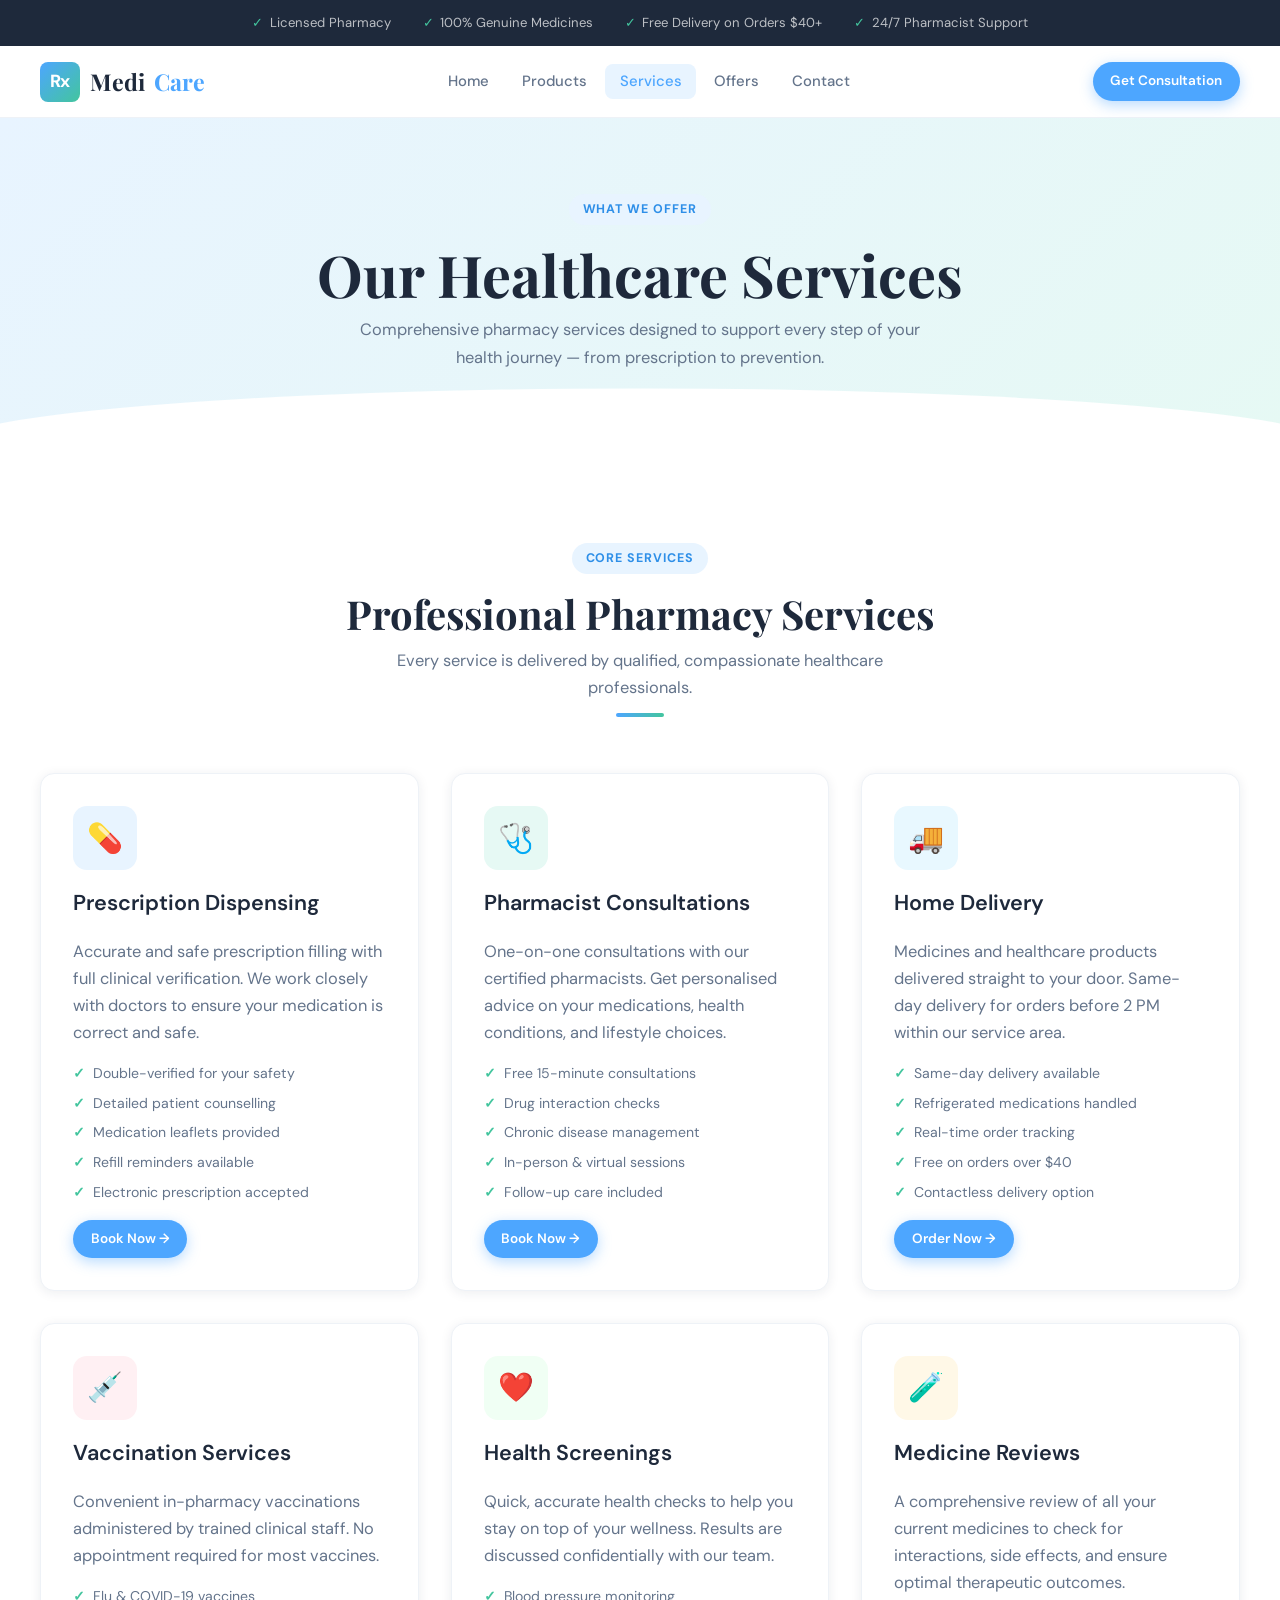
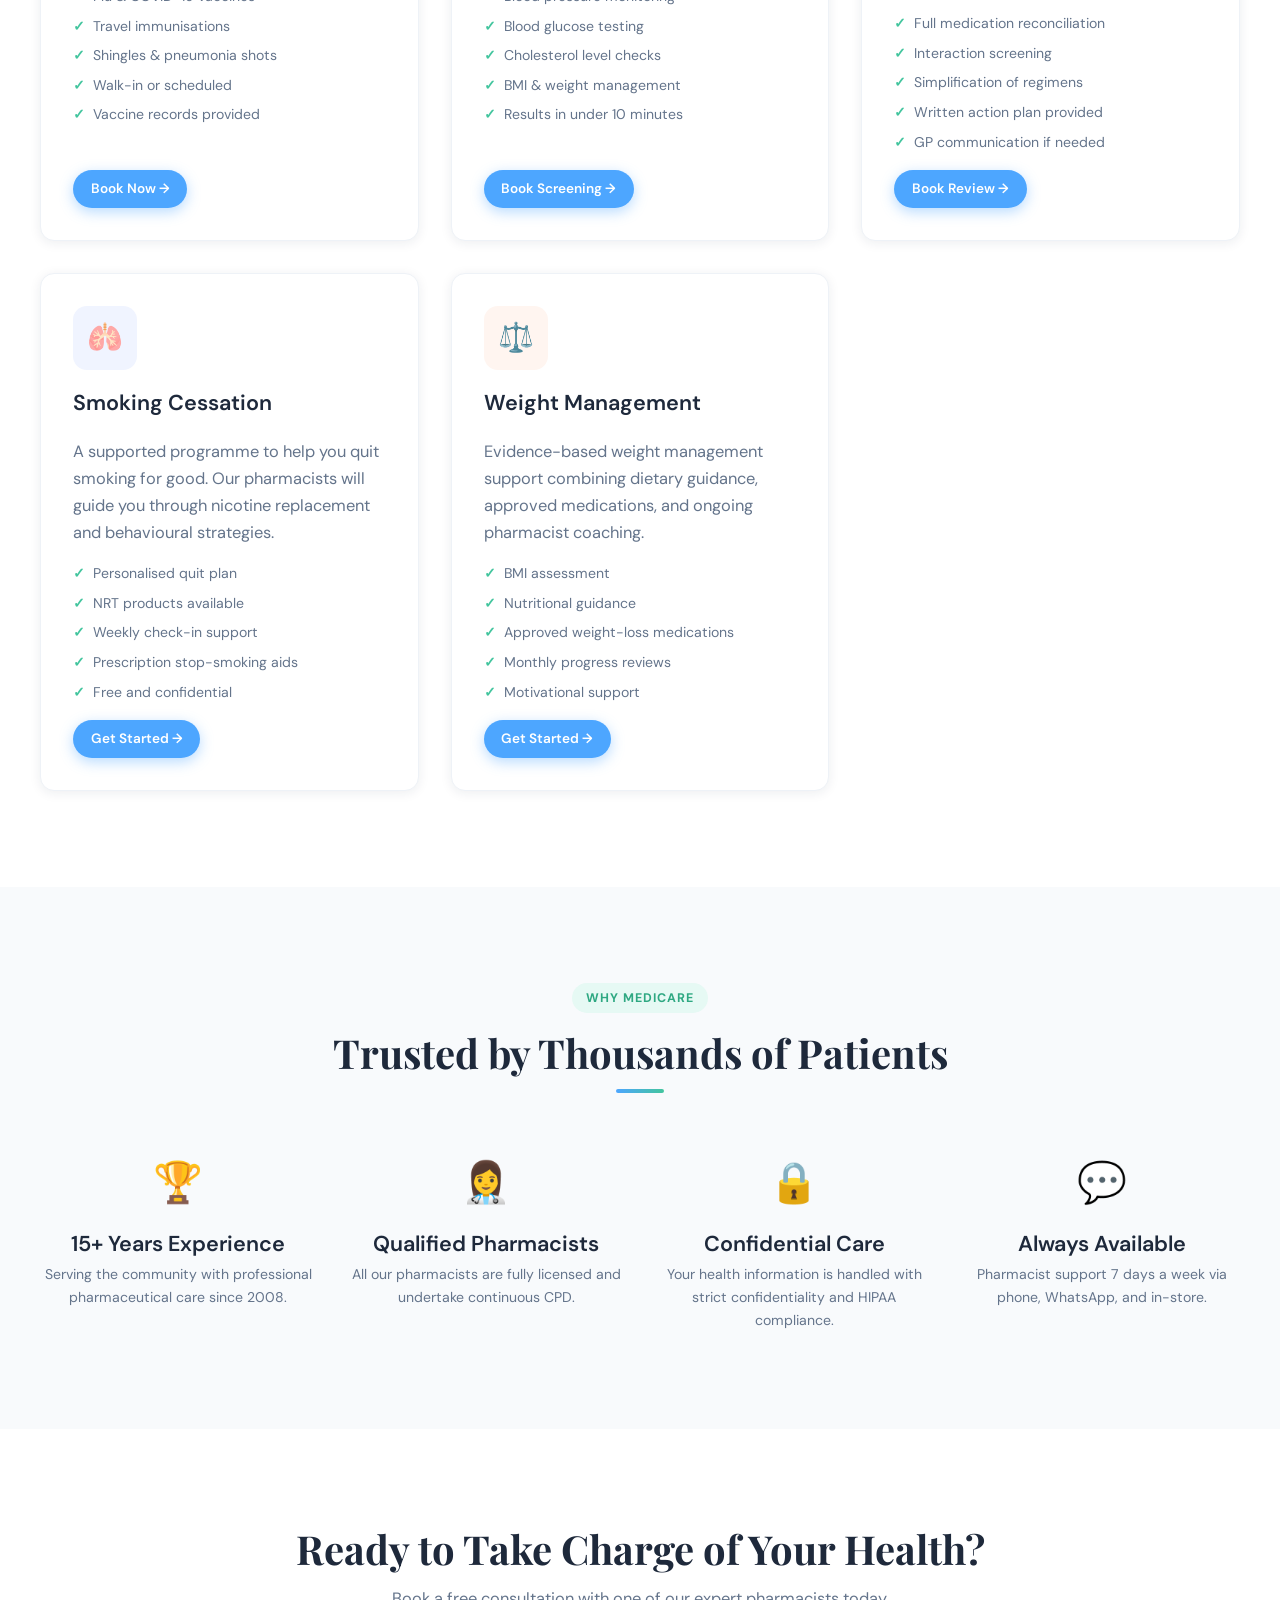
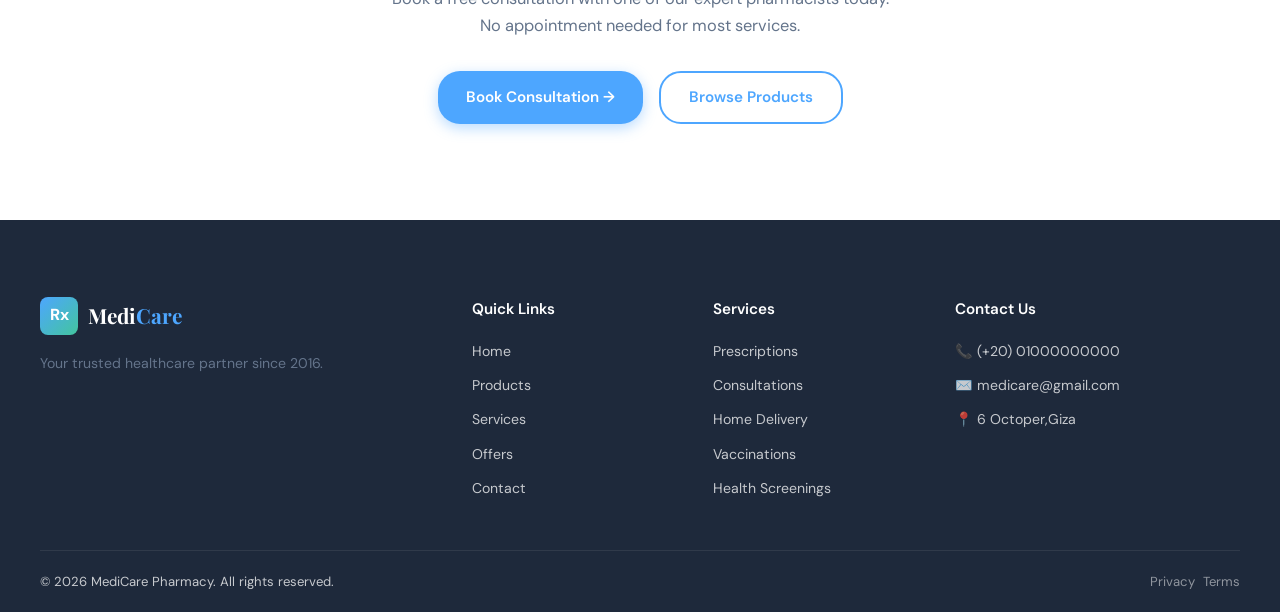
<file: services.html>
<!DOCTYPE html>
<html lang="en">
<head>
  <meta charset="UTF-8" />
  <meta name="viewport" content="width=device-width, initial-scale=1.0" />
  <meta name="description" content="MediCare Pharmacy services — prescriptions, consultations, home delivery, vaccinations, health screenings, and more." />
  <title>Services | MediCare Pharmacy</title>
  <link rel="preconnect" href="https://fonts.googleapis.com" />
  <link rel="preconnect" href="https://fonts.gstatic.com" crossorigin />
  <link href="https://fonts.googleapis.com/css2?family=Playfair+Display:wght@700&family=DM+Sans:wght@400;500;600;700&display=swap" rel="stylesheet" />
  <link rel="stylesheet" href="style.css" />
</head>
<body>

<!-- TRUST STRIP -->
<div class="trust-strip">
  <div class="container">
    <div class="trust-strip-inner">
      <div class="trust-item"><span>✓</span><span>Licensed Pharmacy</span></div>
      <div class="trust-item"><span>✓</span><span>100% Genuine Medicines</span></div>
      <div class="trust-item"><span>✓</span><span>Free Delivery on Orders $40+</span></div>
      <div class="trust-item"><span>✓</span><span>24/7 Pharmacist Support</span></div>
    </div>
  </div>
</div>

<!-- NAVBAR -->
<header>
  <nav class="navbar" role="navigation" aria-label="Main navigation">
    <div class="container">
      <div class="nav-inner">
        <a href="index.html" class="nav-logo">
          <div class="logo-icon">Rx</div>
          Medi<span>Care</span>
        </a>
        <ul class="nav-links" id="nav-links">
          <li><a href="index.html">Home</a></li>
          <li><a href="products.html">Products</a></li>
          <li><a href="services.html">Services</a></li>
          <li><a href="offers.html">Offers</a></li>
          <li><a href="contact.html">Contact</a></li>
        </ul>
        <div class="nav-cta">
          <a href="contact.html" class="btn btn-primary btn-sm">Get Consultation</a>
          <button class="nav-toggle" aria-controls="nav-links" aria-expanded="false" aria-label="Toggle menu">
            <span></span><span></span><span></span>
          </button>
        </div>
      </div>
    </div>
  </nav>
</header>

<main>

<!-- PAGE HERO -->
<section class="page-hero">
  <div class="container">
    <div class="badge">What We Offer</div>
    <h1>Our Healthcare Services</h1>
    <p>Comprehensive pharmacy services designed to support every step of your health journey — from prescription to prevention.</p>
  </div>
</section>

<!-- MAIN SERVICES -->
<section class="section">
  <div class="container">
    <div class="section-header reveal">
      <div class="badge">Core Services</div>
      <h2>Professional Pharmacy Services</h2>
      <p>Every service is delivered by qualified, compassionate healthcare professionals.</p>
      <div class="highlight-bar"></div>
    </div>

    <div class="services-page-grid">

      <div class="service-page-card reveal">
        <div class="service-page-icon blue" style="background:var(--blue-light);">💊</div>
        <h3>Prescription Dispensing</h3>
        <p>Accurate and safe prescription filling with full clinical verification. We work closely with doctors to ensure your medication is correct and safe.</p>
        <ul>
          <li>Double-verified for your safety</li>
          <li>Detailed patient counselling</li>
          <li>Medication leaflets provided</li>
          <li>Refill reminders available</li>
          <li>Electronic prescription accepted</li>
        </ul>
        <a href="contact.html" class="btn btn-primary btn-sm" style="align-self:flex-start;margin-top:auto;">Book Now &rarr;</a>
      </div>

      <div class="service-page-card reveal">
        <div class="service-page-icon" style="background:var(--green-light);">🩺</div>
        <h3>Pharmacist Consultations</h3>
        <p>One-on-one consultations with our certified pharmacists. Get personalised advice on your medications, health conditions, and lifestyle choices.</p>
        <ul>
          <li>Free 15-minute consultations</li>
          <li>Drug interaction checks</li>
          <li>Chronic disease management</li>
          <li>In-person & virtual sessions</li>
          <li>Follow-up care included</li>
        </ul>
        <a href="contact.html" class="btn btn-primary btn-sm" style="align-self:flex-start;margin-top:auto;">Book Now &rarr;</a>
      </div>

      <div class="service-page-card reveal">
        <div class="service-page-icon" style="background:#E8F8FF;">🚚</div>
        <h3>Home Delivery</h3>
        <p>Medicines and healthcare products delivered straight to your door. Same-day delivery for orders before 2 PM within our service area.</p>
        <ul>
          <li>Same-day delivery available</li>
          <li>Refrigerated medications handled</li>
          <li>Real-time order tracking</li>
          <li>Free on orders over $40</li>
          <li>Contactless delivery option</li>
        </ul>
        <a href="contact.html" class="btn btn-primary btn-sm" style="align-self:flex-start;margin-top:auto;">Order Now &rarr;</a>
      </div>

      <div class="service-page-card reveal">
        <div class="service-page-icon" style="background:#FFF0F3;">💉</div>
        <h3>Vaccination Services</h3>
        <p>Convenient in-pharmacy vaccinations administered by trained clinical staff. No appointment required for most vaccines.</p>
        <ul>
          <li>Flu & COVID-19 vaccines</li>
          <li>Travel immunisations</li>
          <li>Shingles & pneumonia shots</li>
          <li>Walk-in or scheduled</li>
          <li>Vaccine records provided</li>
        </ul>
        <a href="contact.html" class="btn btn-primary btn-sm" style="align-self:flex-start;margin-top:auto;">Book Now &rarr;</a>
      </div>

      <div class="service-page-card reveal">
        <div class="service-page-icon" style="background:#F0FFF4;">❤️</div>
        <h3>Health Screenings</h3>
        <p>Quick, accurate health checks to help you stay on top of your wellness. Results are discussed confidentially with our team.</p>
        <ul>
          <li>Blood pressure monitoring</li>
          <li>Blood glucose testing</li>
          <li>Cholesterol level checks</li>
          <li>BMI & weight management</li>
          <li>Results in under 10 minutes</li>
        </ul>
        <a href="contact.html" class="btn btn-primary btn-sm" style="align-self:flex-start;margin-top:auto;">Book Screening &rarr;</a>
      </div>

      <div class="service-page-card reveal">
        <div class="service-page-icon" style="background:#FFF8E7;">🧪</div>
        <h3>Medicine Reviews</h3>
        <p>A comprehensive review of all your current medicines to check for interactions, side effects, and ensure optimal therapeutic outcomes.</p>
        <ul>
          <li>Full medication reconciliation</li>
          <li>Interaction screening</li>
          <li>Simplification of regimens</li>
          <li>Written action plan provided</li>
          <li>GP communication if needed</li>
        </ul>
        <a href="contact.html" class="btn btn-primary btn-sm" style="align-self:flex-start;margin-top:auto;">Book Review &rarr;</a>
      </div>

      <div class="service-page-card reveal">
        <div class="service-page-icon" style="background:#F0F4FF;">🫁</div>
        <h3>Smoking Cessation</h3>
        <p>A supported programme to help you quit smoking for good. Our pharmacists will guide you through nicotine replacement and behavioural strategies.</p>
        <ul>
          <li>Personalised quit plan</li>
          <li>NRT products available</li>
          <li>Weekly check-in support</li>
          <li>Prescription stop-smoking aids</li>
          <li>Free and confidential</li>
        </ul>
        <a href="contact.html" class="btn btn-primary btn-sm" style="align-self:flex-start;margin-top:auto;">Get Started &rarr;</a>
      </div>

      <div class="service-page-card reveal">
        <div class="service-page-icon" style="background:#FFF5F0;">⚖️</div>
        <h3>Weight Management</h3>
        <p>Evidence-based weight management support combining dietary guidance, approved medications, and ongoing pharmacist coaching.</p>
        <ul>
          <li>BMI assessment</li>
          <li>Nutritional guidance</li>
          <li>Approved weight-loss medications</li>
          <li>Monthly progress reviews</li>
          <li>Motivational support</li>
        </ul>
        <a href="contact.html" class="btn btn-primary btn-sm" style="align-self:flex-start;margin-top:auto;">Get Started &rarr;</a>
      </div>

    </div>
  </div>
</section>

<!-- WHY CHOOSE US -->
<section class="section section-alt">
  <div class="container">
    <div class="section-header reveal">
      <div class="badge green">Why MediCare</div>
      <h2>Trusted by Thousands of Patients</h2>
      <div class="highlight-bar"></div>
    </div>

    <div style="display:grid;grid-template-columns:repeat(auto-fit,minmax(200px,1fr));gap:2rem;text-align:center;">
      <div class="reveal">
        <div style="font-size:2.5rem;margin-bottom:.75rem;">🏆</div>
        <h3>15+ Years Experience</h3>
        <p style="font-size:.88rem;">Serving the community with professional pharmaceutical care since 2008.</p>
      </div>
      <div class="reveal">
        <div style="font-size:2.5rem;margin-bottom:.75rem;">👩‍⚕️</div>
        <h3>Qualified Pharmacists</h3>
        <p style="font-size:.88rem;">All our pharmacists are fully licensed and undertake continuous CPD.</p>
      </div>
      <div class="reveal">
        <div style="font-size:2.5rem;margin-bottom:.75rem;">🔒</div>
        <h3>Confidential Care</h3>
        <p style="font-size:.88rem;">Your health information is handled with strict confidentiality and HIPAA compliance.</p>
      </div>
      <div class="reveal">
        <div style="font-size:2.5rem;margin-bottom:.75rem;">💬</div>
        <h3>Always Available</h3>
        <p style="font-size:.88rem;">Pharmacist support 7 days a week via phone, WhatsApp, and in-store.</p>
      </div>
    </div>
  </div>
</section>

<!-- CTA -->
<section class="section">
  <div class="container" style="text-align:center;">
    <div class="reveal">
      <h2>Ready to Take Charge of Your Health?</h2>
      <p style="max-width:500px;margin:.75rem auto 2rem;">Book a free consultation with one of our expert pharmacists today. No appointment needed for most services.</p>
      <div style="display:flex;flex-wrap:wrap;gap:1rem;justify-content:center;">
        <a href="contact.html" class="btn btn-primary">Book Consultation &rarr;</a>
        <a href="products.html" class="btn btn-secondary">Browse Products</a>
      </div>
    </div>
  </div>
</section>

</main>

<!-- FOOTER -->
<footer class="footer">
  <div class="container">
    <div class="footer-grid">
      <div>
        <div class="footer-logo">
          <div class="logo-icon">Rx</div>
          <div class="footer-logo-text">Medi<span>Care</span></div>
        </div>
        <p>Your trusted healthcare partner since 2016.</p>
      </div>
      <div>
        <h4>Quick Links</h4>
        <ul class="footer-links">
          <li><a href="index.html">Home</a></li>
          <li><a href="products.html">Products</a></li>
          <li><a href="services.html">Services</a></li>
          <li><a href="offers.html">Offers</a></li>
          <li><a href="contact.html">Contact</a></li>
        </ul>
      </div>
      <div>
        <h4>Services</h4>
        <ul class="footer-links">
          <li><a href="#">Prescriptions</a></li>
          <li><a href="#">Consultations</a></li>
          <li><a href="#">Home Delivery</a></li>
          <li><a href="#">Vaccinations</a></li>
          <li><a href="#">Health Screenings</a></li>
        </ul>
      </div>
      <div>
        <h4>Contact Us</h4>
        <ul class="footer-links">
          <li><a href="tel:+01000000000">📞 (+20) 01000000000</a></li>
          <li><a href="mailto:medicare@gmail.com">✉️ medicare@gmail.com</a></li>
          <li><a href="#">📍 6 Octoper,Giza</a></li>
        </ul>
      </div>
    </div>
    <div class="footer-bottom">
      <span>© 2026 MediCare Pharmacy. All rights reserved.</span>
      <span><a href="#" style="color:rgba(255,255,255,.5);margin:0 .5rem;">Privacy</a><a href="#" style="color:rgba(255,255,255,.5);">Terms</a></span>
    </div>
  </div>
</footer>

<button id="back-top" aria-label="Back to top">&#8679;</button>
<script src="script.js"></script>
</body>
</html>
</file>
<file: style.css>
/* ============================================================
   MediCare Pharmacy — style.css
   Palette: White #FFFFFF | Blue #4DA6FF | Green #43C59E | Gray #F8FAFC
   ============================================================ */

/* ── 1. CSS Variables ───────────────────────────────────────── */
:root {
  --blue:       #4DA6FF;
  --blue-dark:  #2E8FE8;
  --blue-light: #E8F4FF;
  --green:      #43C59E;
  --green-dark: #2EA882;
  --green-light:#E6F9F4;
  --white:      #FFFFFF;
  --gray-bg:    #F8FAFC;
  --gray-100:   #EEF2F7;
  --gray-200:   #D9E2EC;
  --gray-400:   #94A3B8;
  --gray-600:   #64748B;
  --gray-800:   #1E293B;
  --text:       #1E293B;
  --text-muted: #64748B;

  --shadow-sm:  0 1px 3px rgba(0,0,0,.07), 0 1px 2px rgba(0,0,0,.04);
  --shadow-md:  0 4px 16px rgba(77,166,255,.13);
  --shadow-lg:  0 8px 32px rgba(77,166,255,.18);
  --shadow-card:0 2px 12px rgba(30,41,59,.08);

  --radius-sm:  8px;
  --radius-md:  14px;
  --radius-lg:  22px;
  --radius-xl:  32px;

  --transition: 0.25s cubic-bezier(.4,0,.2,1);

  --font-display: 'Playfair Display', Georgia, serif;
  --font-body:    'DM Sans', 'Segoe UI', sans-serif;

  --max-w: 1280px;
  --nav-h: 72px;
}

/* ── 2. Reset & Base ────────────────────────────────────────── */
*, *::before, *::after { box-sizing: border-box; margin: 0; padding: 0; }

html {
  scroll-behavior: smooth;
  font-size: 16px;
  -webkit-text-size-adjust: 100%;
}

body {
  font-family: var(--font-body);
  color: var(--text);
  background: var(--white);
  line-height: 1.65;
  overflow-x: hidden;
}

img { display: block; max-width: 100%; height: auto; }
a  { color: inherit; text-decoration: none; }
ul { list-style: none; }
button { cursor: pointer; border: none; background: none; font-family: inherit; }

/* ── 3. Typography ──────────────────────────────────────────── */
h1 { font-family: var(--font-display); font-size: clamp(2rem,5vw,3.6rem); font-weight: 700; line-height: 1.15; }
h2 { font-family: var(--font-display); font-size: clamp(1.5rem,3.5vw,2.5rem); font-weight: 700; line-height: 1.2; }
h3 { font-size: clamp(1.1rem,2vw,1.35rem); font-weight: 600; }
h4 { font-size: 1rem; font-weight: 600; }
p  { font-size: clamp(.9rem,1.5vw,1.025rem); color: var(--text-muted); }

/* ── 4. Utility Classes ─────────────────────────────────────── */
.container { width: 100%; max-width: var(--max-w); margin: 0 auto; padding: 0 clamp(1rem,4vw,2.5rem); }
.section    { padding: clamp(3rem,8vw,6rem) 0; }
.section-alt{ background: var(--gray-bg); }

.badge {
  display: inline-flex; align-items: center; gap: .4rem;
  background: var(--blue-light); color: var(--blue-dark);
  font-size: .78rem; font-weight: 700; letter-spacing: .08em;
  padding: .3rem .85rem; border-radius: 100px; text-transform: uppercase;
  margin-bottom: 1rem;
}
.badge.green { background: var(--green-light); color: var(--green-dark); }

.section-header { text-align: center; margin-bottom: clamp(2rem,5vw,3.5rem); }
.section-header p { max-width: 560px; margin: .6rem auto 0; }

.btn {
  display: inline-flex; align-items: center; gap: .5rem;
  padding: .75rem 1.75rem; border-radius: var(--radius-lg);
  font-size: .95rem; font-weight: 600; transition: var(--transition);
  white-space: nowrap;
}
.btn-primary {
  background: var(--blue); color: var(--white);
  box-shadow: 0 4px 14px rgba(77,166,255,.4);
}
.btn-primary:hover { background: var(--blue-dark); transform: translateY(-2px); box-shadow: 0 6px 20px rgba(77,166,255,.5); }

.btn-secondary {
  background: var(--white); color: var(--blue);
  border: 2px solid var(--blue);
}
.btn-secondary:hover { background: var(--blue-light); transform: translateY(-2px); }

.btn-green {
  background: var(--green); color: var(--white);
  box-shadow: 0 4px 14px rgba(67,197,158,.4);
}
.btn-green:hover { background: var(--green-dark); transform: translateY(-2px); }

.btn-sm { padding: .5rem 1.1rem; font-size: .85rem; }

/* ── 5. Navigation ──────────────────────────────────────────── */
.navbar {
  position: sticky; top: 0; z-index: 1000;
  background: rgba(255,255,255,.92);
  backdrop-filter: blur(18px) saturate(180%);
  -webkit-backdrop-filter: blur(18px) saturate(180%);
  border-bottom: 1px solid var(--gray-100);
  height: var(--nav-h);
  transition: box-shadow var(--transition);
}
.navbar.scrolled { box-shadow: var(--shadow-md); }

.nav-inner {
  display: flex; align-items: center; justify-content: space-between;
  height: var(--nav-h);
}

.nav-logo {
  display: flex; align-items: center; gap: .6rem;
  font-family: var(--font-display); font-size: 1.45rem; font-weight: 700;
  color: var(--text);
}
.nav-logo .logo-icon {
  width: 40px; height: 40px; background: linear-gradient(135deg,var(--blue),var(--green));
  border-radius: var(--radius-sm); display: grid; place-items: center;
  color: white; font-size: 1.1rem; font-weight: 800; letter-spacing: -.02em;
  font-family: var(--font-body);
}
.nav-logo span { color: var(--blue); }

.nav-links {
  display: flex; align-items: center; gap: .25rem;
}
.nav-links a {
  padding: .45rem .9rem; border-radius: var(--radius-sm);
  font-size: .93rem; font-weight: 500; color: var(--gray-600);
  transition: var(--transition);
}
.nav-links a:hover,
.nav-links a.active { color: var(--blue); background: var(--blue-light); }

.nav-cta { display: flex; align-items: center; gap: .75rem; }

.nav-toggle {
  display: none; flex-direction: column; gap: 5px;
  width: 36px; padding: .5rem; border-radius: var(--radius-sm);
  transition: var(--transition);
}
.nav-toggle span {
  display: block; height: 2px; background: var(--text);
  border-radius: 2px; transition: var(--transition);
  transform-origin: center;
}

/* Mobile nav */
@media (max-width: 900px) {
  .nav-links, .nav-cta .btn { display: none; }
  .nav-toggle { display: flex; }

  .nav-links.open {
    display: flex; flex-direction: column; align-items: stretch;
    position: absolute; top: var(--nav-h); left: 0; right: 0;
    background: var(--white); border-bottom: 1px solid var(--gray-100);
    padding: 1rem 1.5rem 1.5rem; gap: .25rem;
    box-shadow: var(--shadow-lg);
  }
  .nav-links.open a { padding: .7rem 1rem; font-size: 1rem; }
}

/* ── 6. Hero ────────────────────────────────────────────────── */
.hero {
  min-height: calc(92vh - var(--nav-h));
  display: grid; grid-template-columns: 1fr 1fr; align-items: center;
  gap: clamp(2rem,5vw,5rem); padding: clamp(3rem,7vw,5rem) 0;
  position: relative; overflow: hidden;
}
.hero::before {
  content: ''; position: absolute; right: -8%; top: -10%;
  width: 60%; height: 130%; border-radius: 40% 60% 60% 40% / 40% 40% 60% 60%;
  background: linear-gradient(135deg,var(--blue-light) 0%,var(--green-light) 100%);
  z-index: 0;
}
.hero-content { position: relative; z-index: 1; }
.hero-content h1 { margin-bottom: 1.25rem; }
.hero-content h1 span { color: var(--blue); }
.hero-content p  { font-size: clamp(1rem,1.8vw,1.15rem); margin-bottom: 2rem; max-width: 480px; }
.hero-actions { display: flex; flex-wrap: wrap; gap: .85rem; }

.hero-image {
  position: relative; z-index: 1;
  display: flex; justify-content: center;
}
.hero-img-wrap {
  width: clamp(280px,40vw,480px); height: clamp(280px,40vw,480px);
  border-radius: var(--radius-xl); overflow: hidden;
  box-shadow: var(--shadow-lg); position: relative;
}
.hero-img-wrap img { width: 100%; height: 100%; object-fit: cover; }

.hero-pill {
  position: absolute; background: var(--white); border-radius: var(--radius-lg);
  box-shadow: var(--shadow-card); padding: .75rem 1.1rem;
  display: flex; align-items: center; gap: .65rem; animation: float 4s ease-in-out infinite;
}
.hero-pill:nth-child(2) { top: 5%; right: -6%; animation-delay: 1s; }
.hero-pill:nth-child(3) { bottom: 10%; left: -8%; animation-delay: 2s; }
.hero-pill-icon { width: 38px; height: 38px; border-radius: 50%; display: grid; place-items: center; font-size: 1.1rem; }
.hero-pill-icon.blue { background: var(--blue-light); }
.hero-pill-icon.green { background: var(--green-light); }
.hero-pill-text strong { display: block; font-size: .85rem; color: var(--text); font-weight: 700; }
.hero-pill-text span  { font-size: .72rem; color: var(--text-muted); }

@keyframes float { 0%,100%{transform:translateY(0)} 50%{transform:translateY(-10px)} }

.hero-stats {
  display: flex; gap: 2rem; margin-top: 2.5rem; flex-wrap: wrap;
}
.hero-stat strong { display: block; font-family: var(--font-display); font-size: 1.8rem; color: var(--blue); font-weight: 700; }
.hero-stat span   { font-size: .82rem; color: var(--text-muted); font-weight: 500; }

@media (max-width: 768px) {
  .hero { grid-template-columns: 1fr; text-align: center; }
  .hero::before { display: none; }
  .hero-image { margin-top: 2rem; }
  .hero-content p, .hero-actions, .hero-stats { justify-content: center; }
  .hero-pill { display: none; }
}

/* ── 7. Services (Home preview) ─────────────────────────────── */
.services-grid {
  display: grid;
  grid-template-columns: repeat(auto-fit, minmax(220px,1fr));
  gap: 1.5rem;
}
.service-card {
  background: var(--white); border-radius: var(--radius-md);
  padding: 1.75rem 1.5rem; box-shadow: var(--shadow-card);
  transition: var(--transition); border: 1px solid var(--gray-100);
  position: relative; overflow: hidden;
}
.service-card::after {
  content: ''; position: absolute; bottom: 0; left: 0; right: 0; height: 3px;
  background: linear-gradient(90deg,var(--blue),var(--green));
  transform: scaleX(0); transition: var(--transition); transform-origin: left;
}
.service-card:hover { transform: translateY(-6px); box-shadow: var(--shadow-lg); }
.service-card:hover::after { transform: scaleX(1); }
.service-icon {
  width: 54px; height: 54px; border-radius: var(--radius-sm);
  display: grid; place-items: center; font-size: 1.5rem; margin-bottom: 1.1rem;
}
.service-icon.blue  { background: var(--blue-light); }
.service-icon.green { background: var(--green-light); }
.service-icon.teal  { background: #E8F8FF; }
.service-icon.rose  { background: #FFF0F3; }
.service-card h3 { margin-bottom: .5rem; }

/* ── 8. Products ────────────────────────────────────────────── */
.products-grid {
  display: grid;
  grid-template-columns: repeat(auto-fill, minmax(230px,1fr));
  gap: 1.5rem;
}
.product-card {
  background: var(--white); border-radius: var(--radius-md);
  box-shadow: var(--shadow-card); overflow: hidden;
  transition: var(--transition); border: 1px solid var(--gray-100);
  display: flex; flex-direction: column;
}
.product-card:hover { transform: translateY(-5px); box-shadow: var(--shadow-lg); }
.product-img {
  height: 180px; background: var(--gray-bg);
  display: grid; place-items: center; font-size: 3.5rem;
  position: relative; overflow: hidden;
}
.product-badge {
  position: absolute; top: .75rem; right: .75rem;
  background: var(--green); color: var(--white);
  font-size: .7rem; font-weight: 700; padding: .25rem .6rem;
  border-radius: 100px;
}
.product-body { padding: 1.25rem 1.25rem 1.5rem; display: flex; flex-direction: column; flex: 1; }
.product-category {
  font-size: .73rem; font-weight: 700; letter-spacing: .06em;
  text-transform: uppercase; color: var(--blue); margin-bottom: .4rem;
}
.product-body h3 { font-size: 1rem; margin-bottom: .4rem; }
.product-body p  { font-size: .85rem; flex: 1; }
.product-footer { display: flex; align-items: center; justify-content: space-between; margin-top: 1rem; }
.product-price { font-family: var(--font-display); font-size: 1.15rem; font-weight: 700; color: var(--blue); }
.product-price del { font-size: .8rem; color: var(--gray-400); font-weight: 400; margin-right: .25rem; font-family: var(--font-body); }

/* Search + Filter */
.products-toolbar {
  display: flex; flex-wrap: wrap; gap: 1rem; align-items: center;
  margin-bottom: 2rem;
}
.search-box {
  display: flex; align-items: center; gap: .5rem;
  background: var(--white); border: 1.5px solid var(--gray-200);
  border-radius: var(--radius-lg); padding: .55rem 1rem;
  flex: 1; min-width: 200px; transition: var(--transition);
}
.search-box:focus-within { border-color: var(--blue); box-shadow: 0 0 0 3px rgba(77,166,255,.15); }
.search-box input { border: none; outline: none; width: 100%; font-family: inherit; font-size: .93rem; background: transparent; }
.search-box svg { color: var(--gray-400); flex-shrink: 0; }

.filter-tabs { display: flex; flex-wrap: wrap; gap: .5rem; }
.filter-tab {
  padding: .45rem 1rem; border-radius: 100px;
  font-size: .83rem; font-weight: 600; border: 1.5px solid var(--gray-200);
  color: var(--gray-600); transition: var(--transition); background: var(--white);
}
.filter-tab.active, .filter-tab:hover { background: var(--blue); color: var(--white); border-color: var(--blue); }

/* ── 9. Offers ──────────────────────────────────────────────── */
.offers-banner {
  background: linear-gradient(135deg,var(--blue) 0%,var(--blue-dark) 50%,var(--green-dark) 100%);
  border-radius: var(--radius-lg); padding: clamp(2rem,5vw,3.5rem);
  display: grid; grid-template-columns: 1fr auto; align-items: center; gap: 2rem;
  color: var(--white); overflow: hidden; position: relative;
  margin-bottom: 2.5rem;
}
.offers-banner::before {
  content: ''; position: absolute; right: -5%; bottom: -20%;
  width: 300px; height: 300px; border-radius: 50%;
  background: rgba(255,255,255,.07);
}
.offers-banner h2 { color: var(--white); margin-bottom: .6rem; }
.offers-banner p  { color: rgba(255,255,255,.8); max-width: 480px; }
.banner-discount {
  background: rgba(255,255,255,.15); border: 2px solid rgba(255,255,255,.3);
  border-radius: var(--radius-md); padding: 1.25rem 2rem; text-align: center;
  backdrop-filter: blur(8px); flex-shrink: 0;
}
.banner-discount .pct { font-family: var(--font-display); font-size: 3.5rem; font-weight: 700; line-height: 1; }
.banner-discount span { font-size: .85rem; opacity: .85; }

@media (max-width: 640px) {
  .offers-banner { grid-template-columns: 1fr; }
  .banner-discount { display: none; }
}

.offers-grid {
  display: grid;
  grid-template-columns: repeat(auto-fill, minmax(280px,1fr));
  gap: 1.5rem;
}
.offer-card {
  background: var(--white); border-radius: var(--radius-md);
  box-shadow: var(--shadow-card); overflow: hidden;
  border: 1px solid var(--gray-100); transition: var(--transition);
}
.offer-card:hover { transform: translateY(-5px); box-shadow: var(--shadow-lg); }
.offer-card-top {
  padding: 1.5rem; background: linear-gradient(135deg,var(--blue-light),var(--green-light));
  display: flex; align-items: center; justify-content: space-between;
}
.offer-icon { font-size: 2.5rem; }
.offer-badge {
  background: var(--green); color: var(--white);
  font-size: .8rem; font-weight: 700; padding: .35rem .8rem;
  border-radius: 100px;
}
.offer-body { padding: 1.25rem 1.5rem 1.5rem; }
.offer-body h3 { margin-bottom: .4rem; }
.offer-body p  { font-size: .88rem; margin-bottom: 1rem; }

/* Countdown */
.countdown-section {
  background: var(--gray-800); color: var(--white);
  border-radius: var(--radius-lg); padding: clamp(2rem,4vw,3rem);
  text-align: center; margin: 2.5rem 0;
}
.countdown-section h3 { color: var(--white); font-size: clamp(1.1rem,2vw,1.4rem); margin-bottom: .4rem; }
.countdown-section p  { color: rgba(255,255,255,.6); margin-bottom: 1.75rem; }
.countdown-timer {
  display: flex; justify-content: center; gap: clamp(.75rem,3vw,2rem); flex-wrap: wrap;
}
.countdown-block { text-align: center; }
.countdown-num {
  background: rgba(255,255,255,.1); border: 1px solid rgba(255,255,255,.15);
  border-radius: var(--radius-sm); width: clamp(60px,12vw,90px); height: clamp(60px,12vw,90px);
  display: grid; place-items: center;
  font-family: var(--font-display); font-size: clamp(1.5rem,4vw,2.5rem); font-weight: 700;
  color: var(--green); margin-bottom: .4rem;
}
.countdown-label { font-size: .75rem; color: rgba(255,255,255,.5); letter-spacing: .08em; text-transform: uppercase; }

/* ── 10. Testimonials ───────────────────────────────────────── */
.testimonials-grid {
  display: grid;
  grid-template-columns: repeat(auto-fit, minmax(280px,1fr));
  gap: 1.5rem;
}
.testimonial-card {
  background: var(--white); border-radius: var(--radius-md);
  box-shadow: var(--shadow-card); padding: 1.75rem;
  border: 1px solid var(--gray-100); transition: var(--transition);
  position: relative;
}
.testimonial-card:hover { transform: translateY(-4px); box-shadow: var(--shadow-lg); }
.quote-mark { font-size: 3rem; color: var(--blue-light); line-height: .5; font-family: Georgia; margin-bottom: .5rem; }
.testimonial-card p { font-size: .92rem; color: var(--gray-600); font-style: italic; margin-bottom: 1.25rem; }
.testimonial-author { display: flex; align-items: center; gap: .85rem; }
.author-avatar {
  width: 44px; height: 44px; border-radius: 50%;
  background: linear-gradient(135deg,var(--blue),var(--green));
  display: grid; place-items: center; color: white; font-weight: 700; font-size: 1rem;
  flex-shrink: 0;
}
.author-name { font-weight: 700; font-size: .92rem; }
.author-title { font-size: .78rem; color: var(--text-muted); }
.stars { color: #FBBF24; font-size: .85rem; margin-bottom: .1rem; }

/* ── 11. FAQ ────────────────────────────────────────────────── */
.faq-list { max-width: 760px; margin: 0 auto; display: flex; flex-direction: column; gap: .75rem; }
.faq-item {
  background: var(--white); border-radius: var(--radius-md);
  box-shadow: var(--shadow-card); border: 1px solid var(--gray-100); overflow: hidden;
}
.faq-question {
  width: 100%; display: flex; align-items: center; justify-content: space-between;
  padding: 1.2rem 1.5rem; font-size: .97rem; font-weight: 600; color: var(--text);
  text-align: left; gap: 1rem; transition: var(--transition);
}
.faq-question:hover { color: var(--blue); }
.faq-icon {
  width: 24px; height: 24px; border-radius: 50%;
  background: var(--blue-light); color: var(--blue);
  display: grid; place-items: center; font-size: 1rem; flex-shrink: 0;
  transition: transform var(--transition);
}
.faq-item.open .faq-icon { transform: rotate(45deg); background: var(--blue); color: var(--white); }
.faq-answer {
  max-height: 0; overflow: hidden; transition: max-height .35s ease, padding .35s ease;
  padding: 0 1.5rem;
}
.faq-answer p { font-size: .9rem; padding-bottom: 1.25rem; }
.faq-item.open .faq-answer { max-height: 300px; }

/* ── 12. Contact Preview (Home) ─────────────────────────────── */
.contact-preview {
  display: grid; grid-template-columns: 1fr 1fr; gap: clamp(2rem,5vw,5rem);
  align-items: center;
}
.contact-preview-info h2 { margin-bottom: 1rem; }
.contact-preview-info p  { margin-bottom: 1.75rem; }
.contact-chips { display: flex; flex-wrap: wrap; gap: .75rem; margin-bottom: 2rem; }
.contact-chip {
  display: flex; align-items: center; gap: .55rem;
  background: var(--white); border-radius: var(--radius-lg);
  padding: .6rem 1.1rem; box-shadow: var(--shadow-card);
  font-size: .88rem; font-weight: 500;
}
.contact-chip .chip-icon { font-size: 1.1rem; }
.map-placeholder {
  height: clamp(250px,35vw,380px); border-radius: var(--radius-md);
  overflow: hidden; box-shadow: var(--shadow-md);
}
.map-placeholder iframe { width: 100%; height: 100%; border: none; }

@media (max-width: 768px) {
  .contact-preview { grid-template-columns: 1fr; }
}

/* ── 13. Services Page ──────────────────────────────────────── */
.services-page-grid {
  display: grid;
  grid-template-columns: repeat(auto-fill, minmax(300px,1fr));
  gap: 2rem;
}
.service-page-card {
  background: var(--white); border-radius: var(--radius-md);
  box-shadow: var(--shadow-card); padding: 2rem;
  border: 1px solid var(--gray-100); transition: var(--transition);
  display: flex; flex-direction: column; gap: 1rem;
}
.service-page-card:hover { transform: translateY(-6px); box-shadow: var(--shadow-lg); border-color: var(--blue); }
.service-page-icon {
  width: 64px; height: 64px; border-radius: var(--radius-md);
  display: grid; place-items: center; font-size: 1.8rem;
}
.service-page-card ul { display: flex; flex-direction: column; gap: .4rem; }
.service-page-card ul li {
  display: flex; align-items: center; gap: .5rem;
  font-size: .88rem; color: var(--gray-600);
}
.service-page-card ul li::before { content: '✓'; color: var(--green); font-weight: 700; }

/* ── 14. Contact Page ───────────────────────────────────────── */
.contact-layout {
  display: grid; grid-template-columns: 1fr 1.4fr; gap: clamp(2rem,5vw,4rem); align-items: start;
}
@media (max-width: 768px) { .contact-layout { grid-template-columns: 1fr; } }

.contact-info-card {
  background: linear-gradient(145deg,var(--blue),var(--green-dark));
  color: var(--white); border-radius: var(--radius-md); padding: 2.5rem;
}
.contact-info-card h3 { color: var(--white); margin-bottom: .5rem; }
.contact-info-card > p { color: rgba(255,255,255,.8); margin-bottom: 2rem; }

.contact-detail { display: flex; gap: .85rem; margin-bottom: 1.5rem; align-items: flex-start; }
.contact-detail-icon {
  width: 44px; height: 44px; background: rgba(255,255,255,.15);
  border-radius: var(--radius-sm); display: grid; place-items: center;
  font-size: 1.1rem; flex-shrink: 0;
}
.contact-detail-text strong { display: block; color: var(--white); font-size: .92rem; }
.contact-detail-text span  { color: rgba(255,255,255,.75); font-size: .85rem; }

.contact-actions { display: flex; flex-direction: column; gap: .75rem; margin-top: 2rem; }
.contact-action-btn {
  display: flex; align-items: center; gap: .75rem;
  background: rgba(255,255,255,.15); color: var(--white);
  border: 1.5px solid rgba(255,255,255,.25); border-radius: var(--radius-md);
  padding: .85rem 1.25rem; font-size: .93rem; font-weight: 600;
  transition: var(--transition);
}
.contact-action-btn:hover { background: rgba(255,255,255,.25); }
.contact-action-btn.whatsapp { background: rgba(37,211,102,.25); border-color: rgba(37,211,102,.5); }
.contact-action-btn.call    { background: rgba(77,166,255,.25); border-color: rgba(77,166,255,.5); }

.contact-form-card {
  background: var(--white); border-radius: var(--radius-md);
  box-shadow: var(--shadow-card); padding: 2.5rem;
  border: 1px solid var(--gray-100);
}
.contact-form-card h3 { margin-bottom: 1.5rem; }

.form-group { margin-bottom: 1.25rem; }
.form-row { display: grid; grid-template-columns: 1fr 1fr; gap: 1.25rem; }
@media (max-width: 480px) { .form-row { grid-template-columns: 1fr; } }

.form-group label {
  display: block; font-size: .85rem; font-weight: 600;
  color: var(--text); margin-bottom: .4rem;
}
.form-group input,
.form-group select,
.form-group textarea {
  width: 100%; padding: .7rem 1rem;
  border: 1.5px solid var(--gray-200); border-radius: var(--radius-sm);
  font-family: inherit; font-size: .93rem; color: var(--text);
  background: var(--gray-bg); transition: var(--transition);
  outline: none;
}
.form-group input:focus,
.form-group select:focus,
.form-group textarea:focus {
  border-color: var(--blue); background: var(--white);
  box-shadow: 0 0 0 3px rgba(77,166,255,.12);
}
.form-group textarea { resize: vertical; min-height: 120px; }

.form-success {
  display: none; text-align: center; padding: 2rem;
  background: var(--green-light); border-radius: var(--radius-md); border: 1px solid var(--green);
}
.form-success.show { display: block; }
.form-success .success-icon { font-size: 3rem; margin-bottom: 1rem; }
.form-success h4 { color: var(--green-dark); margin-bottom: .4rem; }
.form-success p  { font-size: .9rem; }

/* Hours table */
.hours-table { width: 100%; border-collapse: collapse; margin-top: 1.25rem; }
.hours-table td { padding: .55rem 0; font-size: .88rem; border-bottom: 1px solid var(--gray-100); }
.hours-table td:last-child { text-align: right; color: var(--blue); font-weight: 600; }
.hours-table tr:last-child td { border-bottom: none; }
.hours-badge { display: inline-block; background: var(--green-light); color: var(--green-dark); font-size: .7rem; font-weight: 700; padding: .15rem .55rem; border-radius: 100px; margin-left: .4rem; }

/* Map full */
.contact-map { margin-top: 3rem; border-radius: var(--radius-md); overflow: hidden; height: 350px; box-shadow: var(--shadow-card); }
.contact-map iframe { width: 100%; height: 100%; border: none; }

/* ── 15. Page Hero (inner pages) ────────────────────────────── */
.page-hero {
  background: linear-gradient(135deg,var(--blue-light) 0%,var(--green-light) 100%);
  padding: clamp(3rem,6vw,5rem) 0;
  text-align: center; position: relative; overflow: hidden;
}
.page-hero::after {
  content: ''; position: absolute; bottom: -1px; left: 0; right: 0; height: 60px;
  background: var(--white); clip-path: ellipse(55% 100% at 50% 100%);
}
.page-hero h1 { margin-bottom: .6rem; }
.page-hero p  { max-width: 560px; margin: 0 auto; }

/* ── 16. Footer ─────────────────────────────────────────────── */
.footer {
  background: var(--gray-800); color: rgba(255,255,255,.75);
  padding: clamp(3rem,6vw,5rem) 0 0;
}
.footer-grid {
  display: grid;
  grid-template-columns: 2fr 1fr 1fr 1.5fr;
  gap: clamp(2rem,4vw,3.5rem);
  padding-bottom: 3rem;
}
@media (max-width: 900px) { .footer-grid { grid-template-columns: 1fr 1fr; } }
@media (max-width: 520px) { .footer-grid { grid-template-columns: 1fr; } }

.footer-logo { display: flex; align-items: center; gap: .6rem; margin-bottom: 1rem; }
.footer-logo .logo-icon { width: 38px; height: 38px; border-radius: var(--radius-sm); background: linear-gradient(135deg,var(--blue),var(--green)); display: grid; place-items: center; color: white; font-weight: 800; font-family: var(--font-body); }
.footer-logo-text { font-family: var(--font-display); font-size: 1.3rem; font-weight: 700; color: var(--white); }
.footer-logo-text span { color: var(--blue); }
.footer p { font-size: .88rem; line-height: 1.75; }
.footer h4 { color: var(--white); margin-bottom: 1rem; font-size: .95rem; }
.footer-links { display: flex; flex-direction: column; gap: .5rem; }
.footer-links a { font-size: .88rem; transition: var(--transition); }
.footer-links a:hover { color: var(--blue); padding-left: .35rem; }
.footer-social { display: flex; gap: .6rem; margin-top: 1.25rem; }
.social-btn {
  width: 38px; height: 38px; border-radius: 50%;
  background: rgba(255,255,255,.08); display: grid; place-items: center;
  font-size: .9rem; transition: var(--transition);
}
.social-btn:hover { background: var(--blue); color: var(--white); }
.footer-newsletter input {
  width: 100%; padding: .65rem 1rem; border: 1px solid rgba(255,255,255,.15);
  border-radius: var(--radius-sm); background: rgba(255,255,255,.08);
  color: var(--white); font-family: inherit; font-size: .88rem; margin-bottom: .65rem;
}
.footer-newsletter input::placeholder { color: rgba(255,255,255,.4); }
.footer-newsletter input:focus { outline: none; border-color: var(--blue); }

.footer-bottom {
  border-top: 1px solid rgba(255,255,255,.08);
  padding: 1.25rem 0; text-align: center; font-size: .82rem;
  display: flex; align-items: center; justify-content: space-between; flex-wrap: wrap; gap: .75rem;
}

/* ── 17. Back to Top ────────────────────────────────────────── */
#back-top {
  position: fixed; bottom: 2rem; right: 2rem; z-index: 900;
  width: 46px; height: 46px; border-radius: 50%;
  background: var(--blue); color: var(--white);
  display: grid; place-items: center; font-size: 1.1rem;
  box-shadow: var(--shadow-md); transition: var(--transition);
  opacity: 0; pointer-events: none; transform: translateY(10px);
}
#back-top.visible { opacity: 1; pointer-events: all; transform: translateY(0); }
#back-top:hover { background: var(--blue-dark); transform: translateY(-3px); }

/* ── 18. Scroll Reveal ──────────────────────────────────────── */
.reveal {
  opacity: 0; transform: translateY(30px);
  transition: opacity .6s ease, transform .6s ease;
}
.reveal.visible { opacity: 1; transform: translateY(0); }

/* ── 19. No Results ─────────────────────────────────────────── */
.no-results {
  text-align: center; padding: 4rem 2rem;
  display: none;
}
.no-results.show { display: block; }
.no-results .empty-icon { font-size: 4rem; margin-bottom: 1rem; }

/* ── 20. Misc ───────────────────────────────────────────────── */
.divider { height: 1px; background: var(--gray-100); margin: 0; }
.text-blue  { color: var(--blue); }
.text-green { color: var(--green); }
.highlight-bar { width: 48px; height: 4px; background: linear-gradient(90deg,var(--blue),var(--green)); border-radius: 2px; margin: .75rem auto 0; }

/* Trust strip */
.trust-strip {
  background: var(--gray-800); color: rgba(255,255,255,.7);
  padding: .75rem 0;
}
.trust-strip-inner {
  display: flex; align-items: center; justify-content: center; flex-wrap: wrap; gap: 2rem;
  font-size: .82rem;
}
.trust-item { display: flex; align-items: center; gap: .4rem; }
.trust-item span:first-child { color: var(--green); }
</file>
